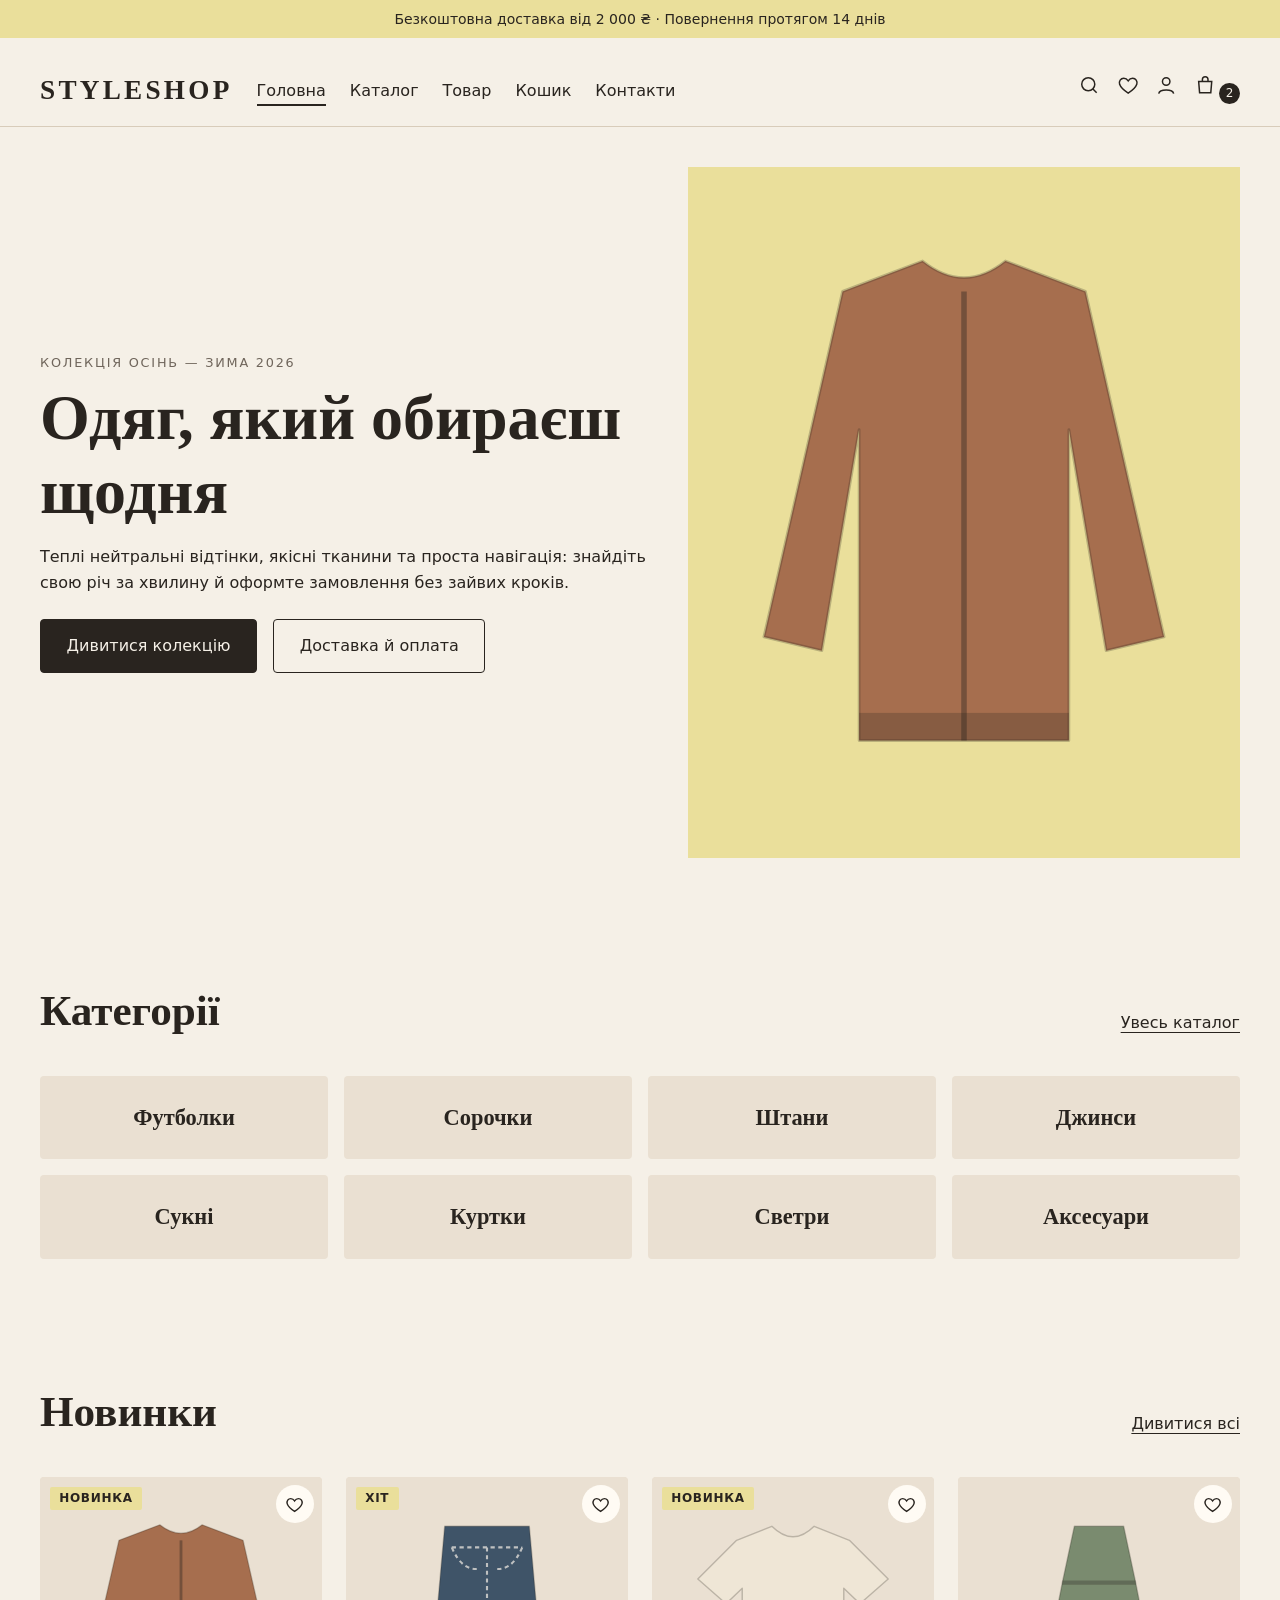
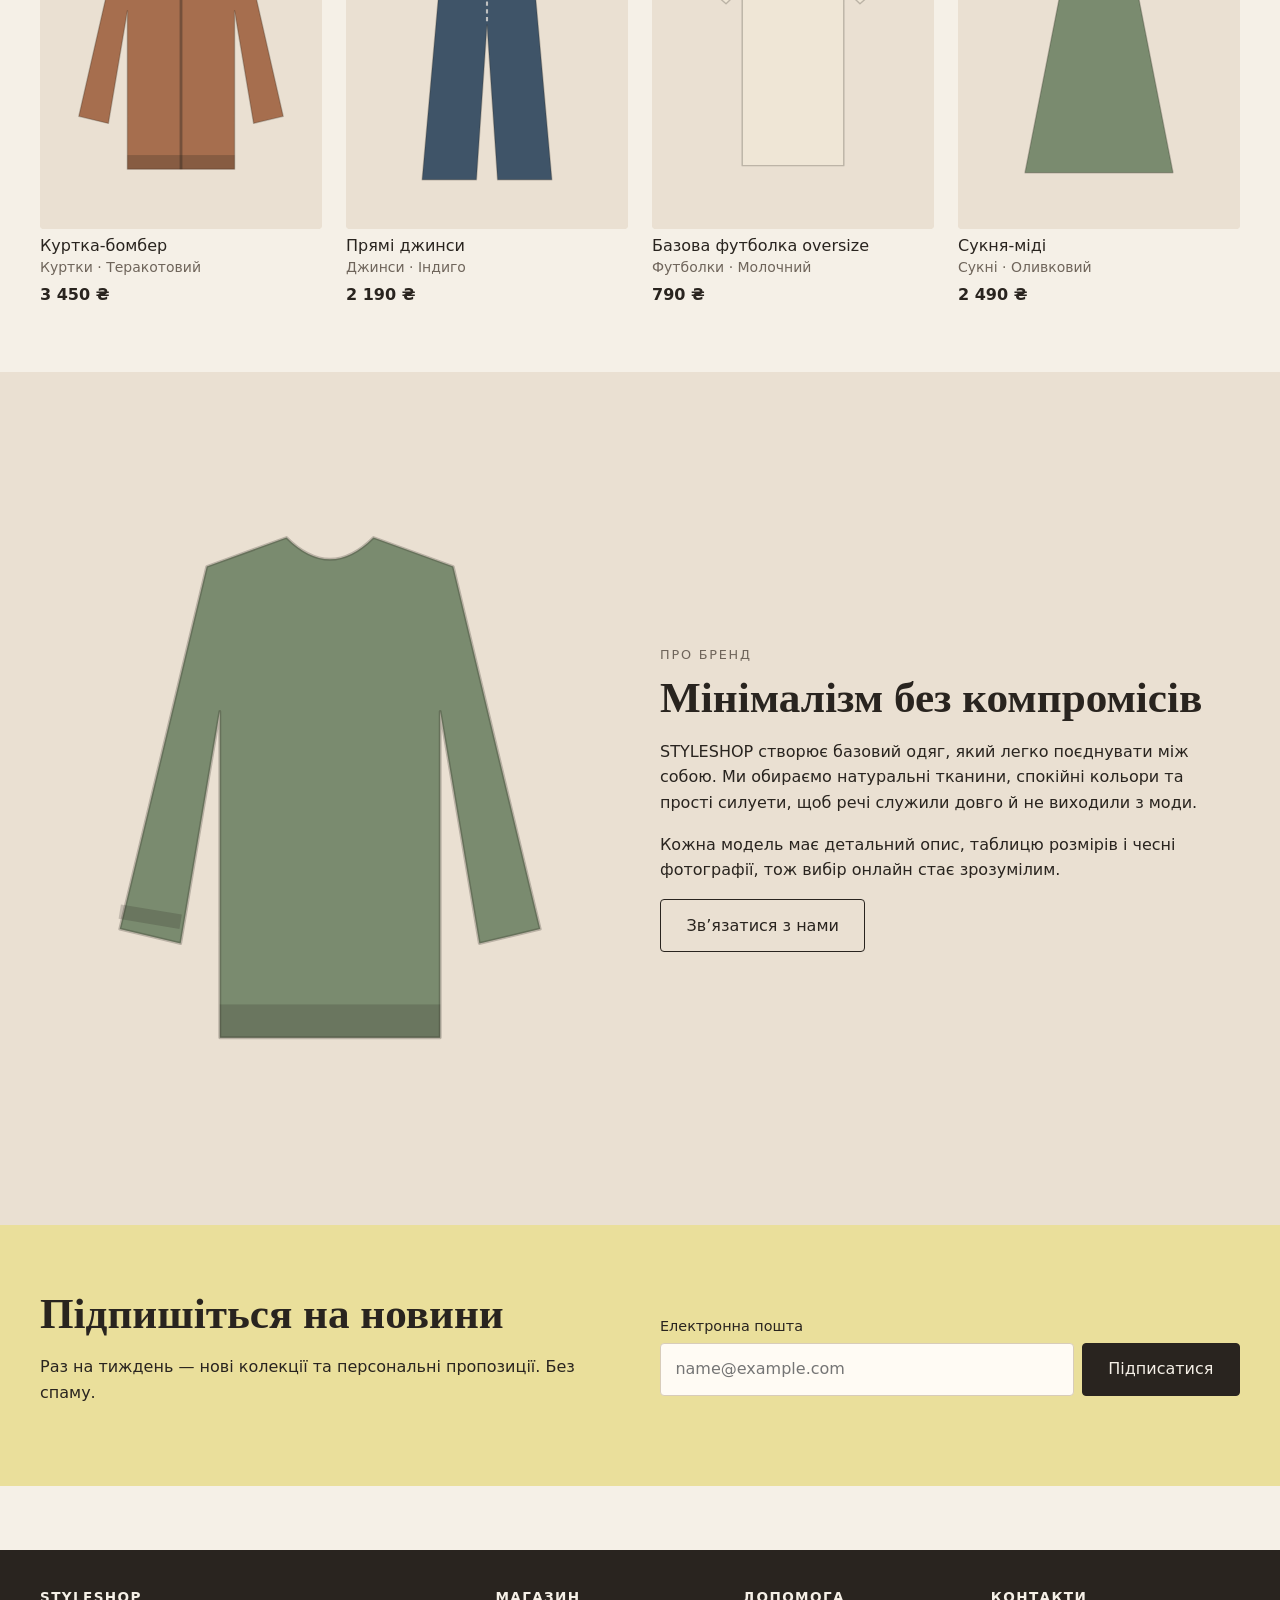
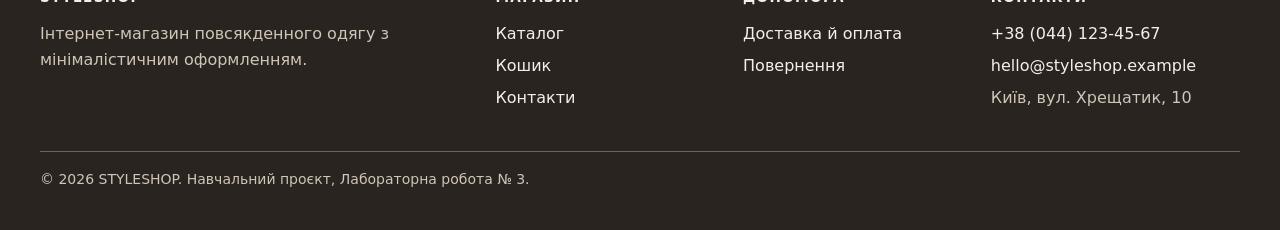
<file: index.html>
<!DOCTYPE html>
<html lang="uk">
<head>
  <meta charset="utf-8">
  <meta name="viewport" content="width=device-width, initial-scale=1">
  <title>Головна — STYLESHOP</title>
  <meta name="description" content="STYLESHOP — інтернет-магазин повсякденного одягу: каталог, новинки, доставка по Україні.">
  <link rel="stylesheet" href="css/base.css">
  <link rel="stylesheet" href="css/layout.css">
  <link rel="stylesheet" href="css/components.css">
  <link rel="stylesheet" href="css/responsive.css">
</head>
<body>
<a class="skip-link" href="#main">Перейти до основного змісту</a>
<p class="info-bar">Безкоштовна доставка від 2 000 ₴ · Повернення протягом 14 днів</p>
<header class="site-header">
  <div class="container header-inner">
    <a class="logo" href="index.html">STYLESHOP</a>
    <input class="nav-toggle-input" type="checkbox" id="nav-toggle" aria-label="Показати меню">
    <label class="nav-toggle" for="nav-toggle"><span></span><span class="visually-hidden">Меню</span></label>
    <nav class="main-nav" aria-label="Основна навігація"><ul><li><a href="index.html" aria-current="page">Головна</a></li><li><a href="catalog.html">Каталог</a></li><li><a href="product.html">Товар</a></li><li><a href="cart.html">Кошик</a></li><li><a href="contacts.html">Контакти</a></li></ul></nav>
    <div class="header-actions">
      <a href="catalog.html#search" aria-label="Пошук"><svg viewBox="0 0 24 24" aria-hidden="true"><circle cx="11" cy="11" r="7"/><path d="M20 20l-4-4"/></svg></a>
      <a href="catalog.html" aria-label="Обране"><svg viewBox="0 0 24 24" aria-hidden="true"><path d="M12 20.5s-7.5-4.6-9.2-9.4C1.7 7.700 4 4.500 7.200 4.500c2 0 3.700 1.100 4.800 2.800C13.100 5.600 14.800 4.500 16.800 4.500 20 4.500 22.300 7.700 21.200 11.100 19.500 15.900 12 20.500 12 20.500z"/></svg></a>
      <a href="contacts.html" aria-label="Особистий кабінет"><svg viewBox="0 0 24 24" aria-hidden="true"><circle cx="12" cy="8" r="4"/><path d="M4 21c1-5 15-5 16 0"/></svg></a>
      <a href="cart.html" aria-label="Кошик, 2 товари"><svg viewBox="0 0 24 24" aria-hidden="true"><path d="M5 8h14l-1 12H6z"/><path d="M9 8V6a3 3 0 016 0v2"/></svg><span class="cart-count">2</span></a>
    </div>
  </div>
</header>
<main id="main">

<section class="container hero" aria-labelledby="hero-title">
  <div>
    <p class="eyebrow">Колекція осінь — зима 2026</p>
    <h1 id="hero-title">Одяг, який обираєш щодня</h1>
    <p>Теплі нейтральні відтінки, якісні тканини та проста навігація: знайдіть свою річ за хвилину й оформте замовлення без зайвих кроків.</p>
    <div class="hero-actions">
      <a class="btn" href="catalog.html">Дивитися колекцію</a>
      <a class="btn btn--outline" href="contacts.html#delivery">Доставка й оплата</a>
    </div>
  </div>
  <figure style="margin:0"><img src="img/hero.svg" alt="Куртка-бомбер теракотового кольору з нової колекції" width="400" height="500"></figure>
</section>

<section class="section container" aria-labelledby="cat-title">
  <div class="section-head"><h2 id="cat-title">Категорії</h2><a class="link-arrow" href="catalog.html">Увесь каталог</a></div>
  <ul class="category-grid"><li><a class="category-card" href="catalog.html">Футболки</a></li><li><a class="category-card" href="catalog.html">Сорочки</a></li><li><a class="category-card" href="catalog.html">Штани</a></li><li><a class="category-card" href="catalog.html">Джинси</a></li><li><a class="category-card" href="catalog.html">Сукні</a></li><li><a class="category-card" href="catalog.html">Куртки</a></li><li><a class="category-card" href="catalog.html">Светри</a></li><li><a class="category-card" href="catalog.html">Аксесуари</a></li></ul>
</section>

<section class="section container" aria-labelledby="new-title">
  <div class="section-head"><h2 id="new-title">Новинки</h2><a class="link-arrow" href="catalog.html">Дивитися всі</a></div>
  <ul class="product-grid"><li><article class="product-card">
  <span class="badge">Новинка</span>
  <button class="fav" type="button" aria-pressed="false" aria-label="Додати до обраного: Куртка-бомбер"><svg viewBox="0 0 24 24" aria-hidden="true"><path d="M12 20.5s-7.5-4.6-9.2-9.4C1.7 7.700 4 4.500 7.200 4.500c2 0 3.700 1.100 4.800 2.800C13.100 5.600 14.800 4.500 16.800 4.500 20 4.500 22.300 7.700 21.200 11.100 19.500 15.900 12 20.500 12 20.500z"/></svg></button>
  <figure><img src="img/jacket.svg" alt="Куртка-бомбер, колір теракотовий" width="400" height="500" loading="lazy"></figure>
  <h3><a href="product.html">Куртка-бомбер</a></h3>
  <p class="meta">Куртки · Теракотовий</p>
  <p class="price">3 450 ₴</p>
</article></li><li><article class="product-card">
  <span class="badge">Хіт</span>
  <button class="fav" type="button" aria-pressed="false" aria-label="Додати до обраного: Прямі джинси"><svg viewBox="0 0 24 24" aria-hidden="true"><path d="M12 20.5s-7.5-4.6-9.2-9.4C1.7 7.700 4 4.500 7.200 4.500c2 0 3.700 1.100 4.800 2.800C13.100 5.600 14.800 4.500 16.800 4.500 20 4.500 22.300 7.700 21.200 11.100 19.500 15.900 12 20.500 12 20.500z"/></svg></button>
  <figure><img src="img/jeans.svg" alt="Прямі джинси, колір індиго" width="400" height="500" loading="lazy"></figure>
  <h3><a href="product.html">Прямі джинси</a></h3>
  <p class="meta">Джинси · Індиго</p>
  <p class="price">2 190 ₴</p>
</article></li><li><article class="product-card">
  <span class="badge">Новинка</span>
  <button class="fav" type="button" aria-pressed="false" aria-label="Додати до обраного: Базова футболка oversize"><svg viewBox="0 0 24 24" aria-hidden="true"><path d="M12 20.5s-7.5-4.6-9.2-9.4C1.7 7.700 4 4.500 7.200 4.500c2 0 3.700 1.100 4.800 2.800C13.100 5.600 14.800 4.500 16.800 4.500 20 4.500 22.300 7.700 21.200 11.100 19.500 15.900 12 20.500 12 20.500z"/></svg></button>
  <figure><img src="img/tshirt.svg" alt="Базова футболка oversize, колір молочний" width="400" height="500" loading="lazy"></figure>
  <h3><a href="product.html">Базова футболка oversize</a></h3>
  <p class="meta">Футболки · Молочний</p>
  <p class="price">790 ₴</p>
</article></li><li><article class="product-card">
  
  <button class="fav" type="button" aria-pressed="false" aria-label="Додати до обраного: Сукня-міді"><svg viewBox="0 0 24 24" aria-hidden="true"><path d="M12 20.5s-7.5-4.6-9.2-9.4C1.7 7.700 4 4.500 7.200 4.500c2 0 3.700 1.100 4.800 2.800C13.100 5.600 14.800 4.500 16.800 4.500 20 4.500 22.300 7.700 21.200 11.100 19.500 15.900 12 20.500 12 20.500z"/></svg></button>
  <figure><img src="img/dress.svg" alt="Сукня-міді, колір оливковий" width="400" height="500" loading="lazy"></figure>
  <h3><a href="product.html">Сукня-міді</a></h3>
  <p class="meta">Сукні · Оливковий</p>
  <p class="price">2 490 ₴</p>
</article></li></ul>
</section>

<section class="section section--surface" aria-labelledby="story-title">
  <div class="container two-col">
    <figure style="margin:0"><img src="img/story.svg" alt="В’язаний светр оливкового кольору" width="400" height="500"></figure>
    <div>
      <p class="eyebrow">Про бренд</p>
      <h2 id="story-title">Мінімалізм без компромісів</h2>
      <p>STYLESHOP створює базовий одяг, який легко поєднувати між собою. Ми обираємо натуральні тканини, спокійні кольори та прості силуети, щоб речі служили довго й не виходили з моди.</p>
      <p>Кожна модель має детальний опис, таблицю розмірів і чесні фотографії, тож вибір онлайн стає зрозумілим.</p>
      <a class="btn btn--outline" href="contacts.html">Зв’язатися з нами</a>
    </div>
  </div>
</section>

<section class="section section--accent" aria-labelledby="sub-title">
  <div class="container subscribe">
    <div><h2 id="sub-title">Підпишіться на новини</h2><p>Раз на тиждень — нові колекції та персональні пропозиції. Без спаму.</p></div>
    <form action="#" method="post">
      <label for="sub-email">Електронна пошта</label>
      <div class="inline-form">
        <input type="email" id="sub-email" name="email" placeholder="name@example.com" autocomplete="email" required>
        <button class="btn" type="submit">Підписатися</button>
      </div>
    </form>
  </div>
</section>
</main>
<footer class="site-footer">
  <div class="container">
    <div class="footer-grid">
      <section aria-labelledby="f1"><h3 id="f1">STYLESHOP</h3><p class="muted">Інтернет-магазин повсякденного одягу з мінімалістичним оформленням.</p></section>
      <nav aria-label="Навігація підвалу"><h3>Магазин</h3><ul><li><a href="catalog.html">Каталог</a></li><li><a href="cart.html">Кошик</a></li><li><a href="contacts.html">Контакти</a></li></ul></nav>
      <section aria-labelledby="f3"><h3 id="f3">Допомога</h3><ul><li><a href="contacts.html#delivery">Доставка й оплата</a></li><li><a href="contacts.html#delivery">Повернення</a></li></ul></section>
      <address><h3>Контакти</h3><ul><li><a href="tel:+380441234567">+38 (044) 123-45-67</a></li><li><a href="mailto:hello@styleshop.example">hello@styleshop.example</a></li><li class="muted">Київ, вул. Хрещатик, 10</li></ul></address>
    </div>
    <p class="footer-bottom muted">© 2026 STYLESHOP. Навчальний проєкт, Лабораторна робота № 3.</p>
  </div>
</footer>
</body>
</html>
</file>
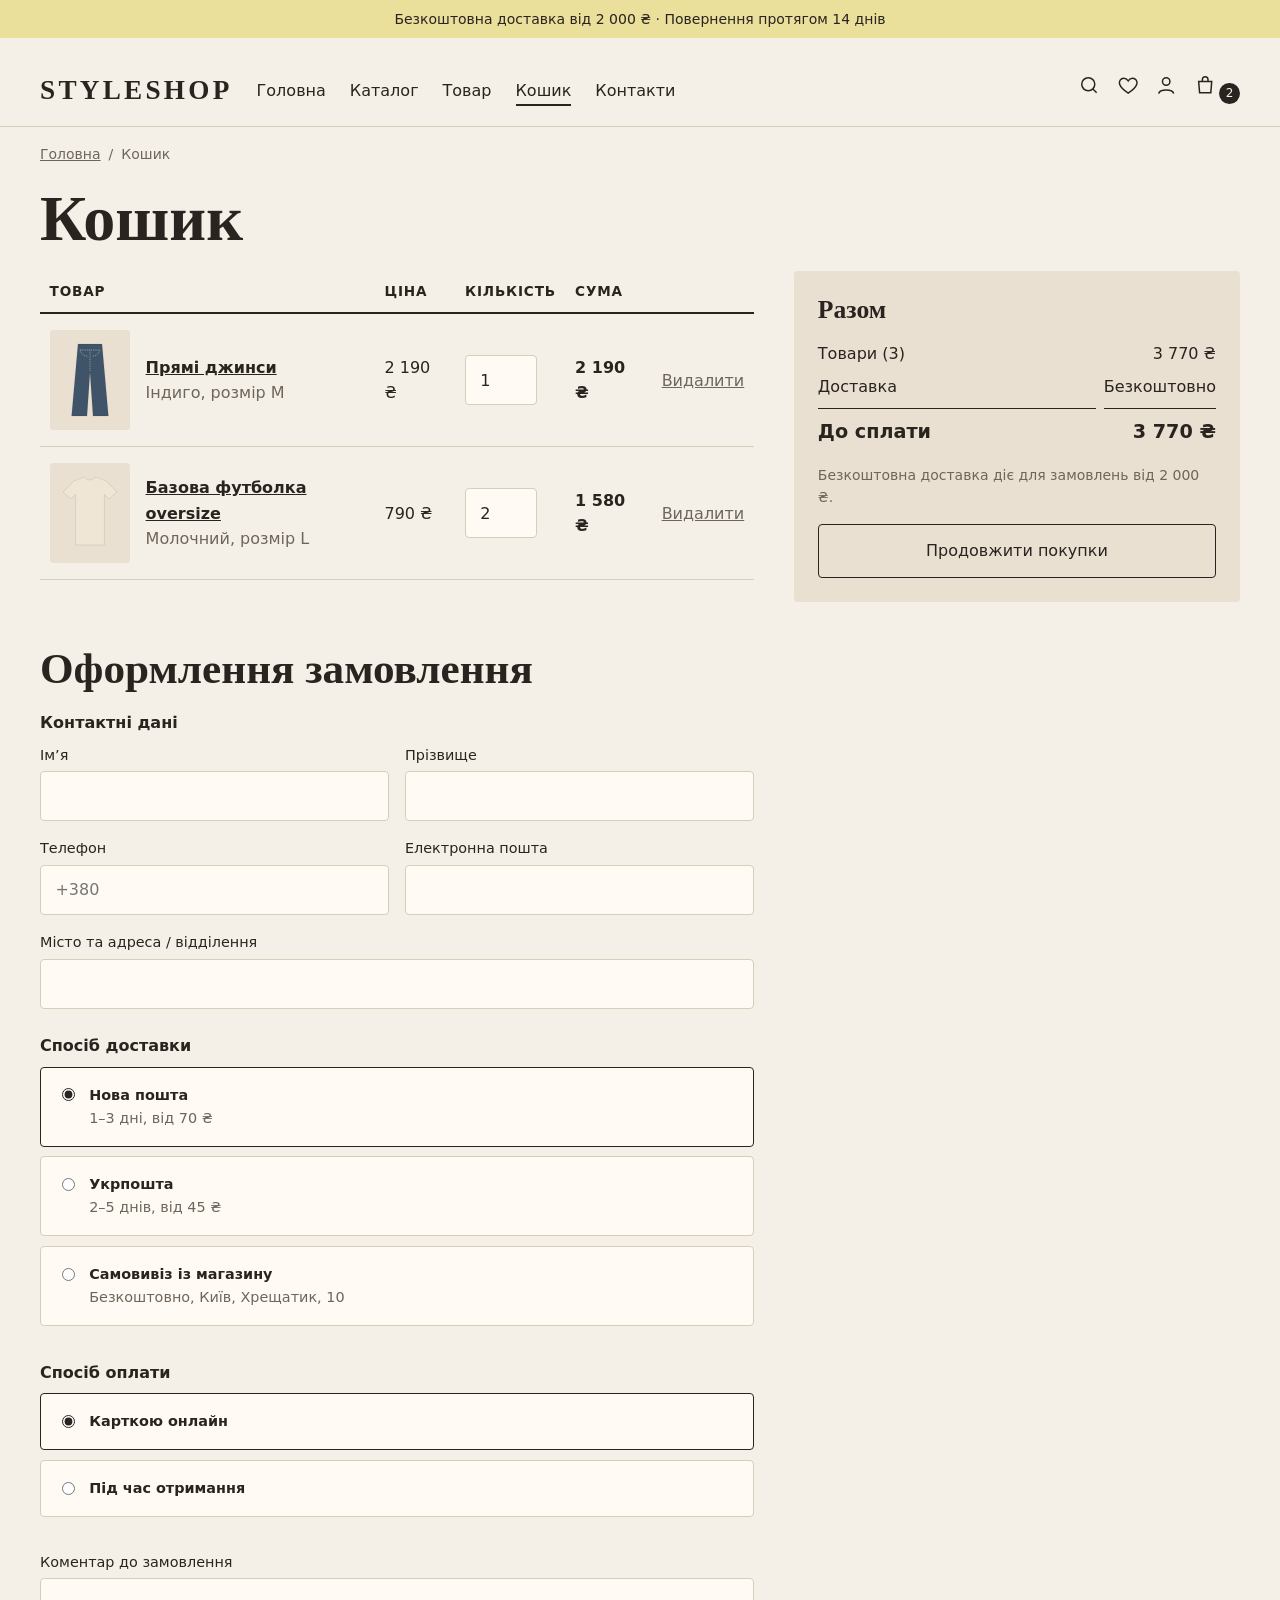
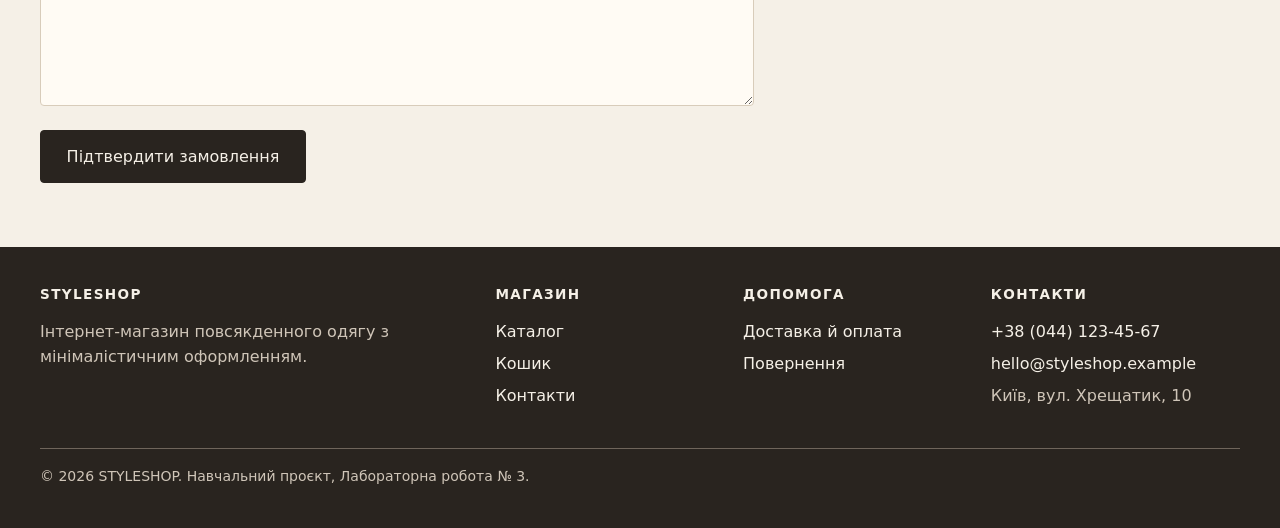
<file: cart.html>
<!DOCTYPE html>
<html lang="uk">
<head>
  <meta charset="utf-8">
  <meta name="viewport" content="width=device-width, initial-scale=1">
  <title>Кошик і оформлення замовлення — STYLESHOP</title>
  <meta name="description" content="Кошик STYLESHOP: перегляд товарів, зміна кількості та оформлення замовлення з доставкою й оплатою.">
  <link rel="stylesheet" href="css/base.css">
  <link rel="stylesheet" href="css/layout.css">
  <link rel="stylesheet" href="css/components.css">
  <link rel="stylesheet" href="css/responsive.css">
</head>
<body>
<a class="skip-link" href="#main">Перейти до основного змісту</a>
<p class="info-bar">Безкоштовна доставка від 2 000 ₴ · Повернення протягом 14 днів</p>
<header class="site-header">
  <div class="container header-inner">
    <a class="logo" href="index.html">STYLESHOP</a>
    <input class="nav-toggle-input" type="checkbox" id="nav-toggle" aria-label="Показати меню">
    <label class="nav-toggle" for="nav-toggle"><span></span><span class="visually-hidden">Меню</span></label>
    <nav class="main-nav" aria-label="Основна навігація"><ul><li><a href="index.html">Головна</a></li><li><a href="catalog.html">Каталог</a></li><li><a href="product.html">Товар</a></li><li><a href="cart.html" aria-current="page">Кошик</a></li><li><a href="contacts.html">Контакти</a></li></ul></nav>
    <div class="header-actions">
      <a href="catalog.html#search" aria-label="Пошук"><svg viewBox="0 0 24 24" aria-hidden="true"><circle cx="11" cy="11" r="7"/><path d="M20 20l-4-4"/></svg></a>
      <a href="catalog.html" aria-label="Обране"><svg viewBox="0 0 24 24" aria-hidden="true"><path d="M12 20.5s-7.5-4.6-9.2-9.4C1.7 7.700 4 4.500 7.200 4.500c2 0 3.700 1.100 4.800 2.800C13.100 5.600 14.800 4.500 16.800 4.500 20 4.500 22.300 7.700 21.200 11.100 19.500 15.900 12 20.500 12 20.500z"/></svg></a>
      <a href="contacts.html" aria-label="Особистий кабінет"><svg viewBox="0 0 24 24" aria-hidden="true"><circle cx="12" cy="8" r="4"/><path d="M4 21c1-5 15-5 16 0"/></svg></a>
      <a href="cart.html" aria-label="Кошик, 2 товари"><svg viewBox="0 0 24 24" aria-hidden="true"><path d="M5 8h14l-1 12H6z"/><path d="M9 8V6a3 3 0 016 0v2"/></svg><span class="cart-count">2</span></a>
    </div>
  </div>
</header>
<main id="main">
<nav class="container breadcrumbs" aria-label="Хлібні крихти"><ol><li><a href="index.html">Головна</a></li><li>Кошик</li></ol></nav>

<div class="container">
  <h1>Кошик</h1>
  <div class="cart-layout">
    <div>
      <section aria-labelledby="items-title">
        <h2 id="items-title" class="visually-hidden">Товари в кошику</h2>
        <table class="cart-table">
          <caption class="visually-hidden">Список товарів у кошику</caption>
          <thead><tr><th scope="col">Товар</th><th scope="col">Ціна</th><th scope="col">Кількість</th><th scope="col">Сума</th><th scope="col"><span class="visually-hidden">Дії</span></th></tr></thead>
          <tbody><tr>
  <td><div class="cart-item"><img src="img/jeans.svg" alt="" width="80" height="100"><div><a href="product.html"><strong>Прямі джинси</strong></a><br><span class="muted">Індиго, розмір M</span></div></div></td>
  <td data-label="Ціна">2 190 ₴</td>
  <td data-label="Кількість"><label class="visually-hidden" for="qty-jeans">Кількість: Прямі джинси</label><input type="number" id="qty-jeans" name="qty-jeans" value="1" min="1" max="10"></td>
  <td data-label="Сума"><strong>2 190 ₴</strong></td>
  <td><button class="link-btn" type="button">Видалити<span class="visually-hidden">: Прямі джинси</span></button></td>
</tr><tr>
  <td><div class="cart-item"><img src="img/tshirt.svg" alt="" width="80" height="100"><div><a href="product.html"><strong>Базова футболка oversize</strong></a><br><span class="muted">Молочний, розмір L</span></div></div></td>
  <td data-label="Ціна">790 ₴</td>
  <td data-label="Кількість"><label class="visually-hidden" for="qty-tshirt">Кількість: Базова футболка oversize</label><input type="number" id="qty-tshirt" name="qty-tshirt" value="2" min="1" max="10"></td>
  <td data-label="Сума"><strong>1 580 ₴</strong></td>
  <td><button class="link-btn" type="button">Видалити<span class="visually-hidden">: Базова футболка oversize</span></button></td>
</tr></tbody>
        </table>
      </section>
      <section class="section" style="padding-bottom:0" aria-labelledby="order-title">
        <h2 id="order-title">Оформлення замовлення</h2>
        <form action="#" method="post">
          <fieldset><legend>Контактні дані</legend>
            <div class="form-grid">
              <div><label for="fn">Ім’я</label><input type="text" id="fn" name="first_name" autocomplete="given-name" required></div>
              <div><label for="ln">Прізвище</label><input type="text" id="ln" name="last_name" autocomplete="family-name" required></div>
              <div><label for="ph">Телефон</label><input type="tel" id="ph" name="phone" placeholder="+380" autocomplete="tel" required></div>
              <div><label for="em">Електронна пошта</label><input type="email" id="em" name="email" autocomplete="email" required></div>
              <div class="full"><label for="adr">Місто та адреса / відділення</label><input type="text" id="adr" name="address" autocomplete="street-address" required></div>
            </div>
          </fieldset>
          <fieldset><legend>Спосіб доставки</legend>
            <label class="option-card"><input type="radio" name="delivery" value="np" checked><span><strong>Нова пошта</strong><br><span class="muted">1–3 дні, від 70 ₴</span></span></label>
            <label class="option-card"><input type="radio" name="delivery" value="up"><span><strong>Укрпошта</strong><br><span class="muted">2–5 днів, від 45 ₴</span></span></label>
            <label class="option-card"><input type="radio" name="delivery" value="pickup"><span><strong>Самовивіз із магазину</strong><br><span class="muted">Безкоштовно, Київ, Хрещатик, 10</span></span></label>
          </fieldset>
          <fieldset><legend>Спосіб оплати</legend>
            <label class="option-card"><input type="radio" name="payment" value="card" checked><span><strong>Карткою онлайн</strong></span></label>
            <label class="option-card"><input type="radio" name="payment" value="cod"><span><strong>Під час отримання</strong></span></label>
          </fieldset>
          <label for="note">Коментар до замовлення</label>
          <textarea id="note" name="note"></textarea>
          <button class="btn" style="margin-top:var(--space-2)" type="submit">Підтвердити замовлення</button>
        </form>
      </section>
    </div>
    <aside class="summary" aria-labelledby="sum-title">
      <h2 id="sum-title" style="font-size:1.6rem">Разом</h2>
      <dl>
        <dt>Товари (3)</dt><dd>3 770 ₴</dd>
        <dt>Доставка</dt><dd>Безкоштовно</dd>
        <dt class="total">До сплати</dt><dd class="total">3 770 ₴</dd>
      </dl>
      <p class="muted" style="font-size:.875rem">Безкоштовна доставка діє для замовлень від 2 000 ₴.</p>
      <a class="btn btn--outline btn--block" href="catalog.html">Продовжити покупки</a>
    </aside>
  </div>
</div>
</main>
<footer class="site-footer">
  <div class="container">
    <div class="footer-grid">
      <section aria-labelledby="f1"><h3 id="f1">STYLESHOP</h3><p class="muted">Інтернет-магазин повсякденного одягу з мінімалістичним оформленням.</p></section>
      <nav aria-label="Навігація підвалу"><h3>Магазин</h3><ul><li><a href="catalog.html">Каталог</a></li><li><a href="cart.html">Кошик</a></li><li><a href="contacts.html">Контакти</a></li></ul></nav>
      <section aria-labelledby="f3"><h3 id="f3">Допомога</h3><ul><li><a href="contacts.html#delivery">Доставка й оплата</a></li><li><a href="contacts.html#delivery">Повернення</a></li></ul></section>
      <address><h3>Контакти</h3><ul><li><a href="tel:+380441234567">+38 (044) 123-45-67</a></li><li><a href="mailto:hello@styleshop.example">hello@styleshop.example</a></li><li class="muted">Київ, вул. Хрещатик, 10</li></ul></address>
    </div>
    <p class="footer-bottom muted">© 2026 STYLESHOP. Навчальний проєкт, Лабораторна робота № 3.</p>
  </div>
</footer>
</body>
</html>
</file>
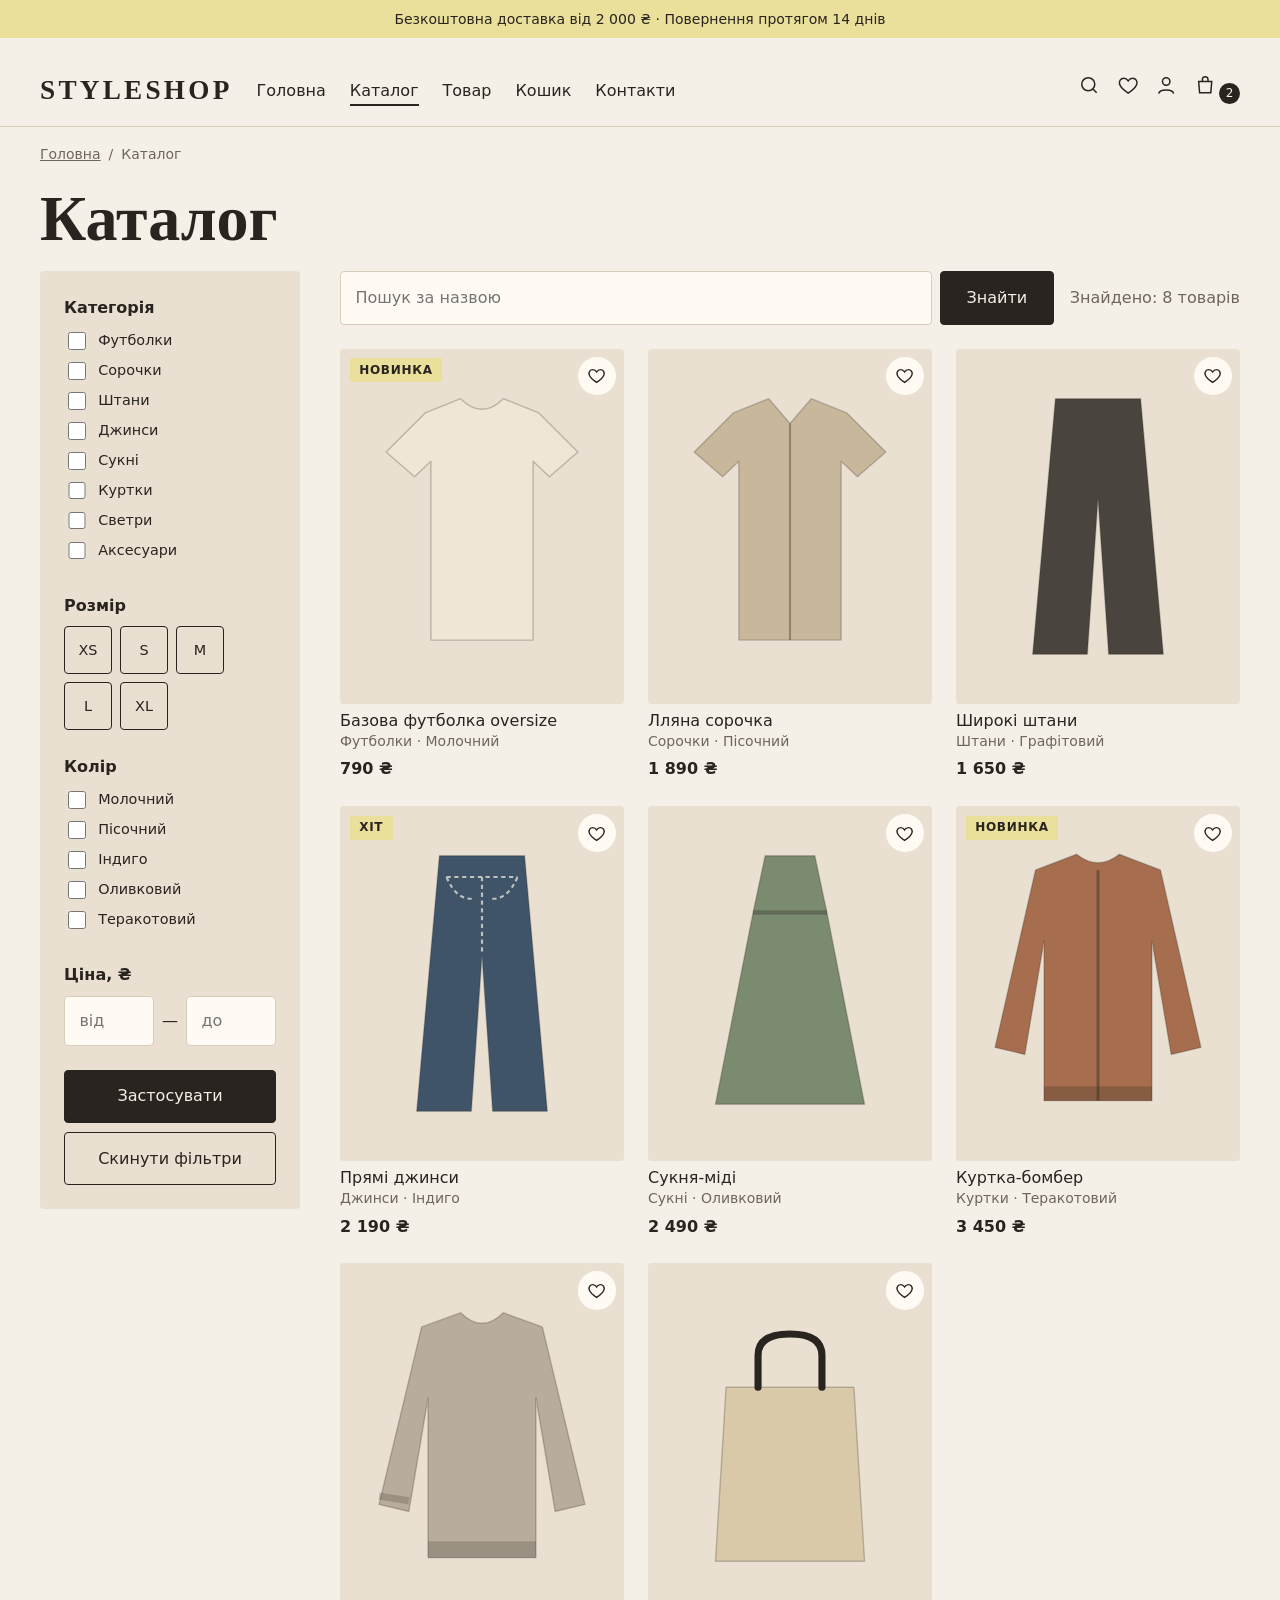
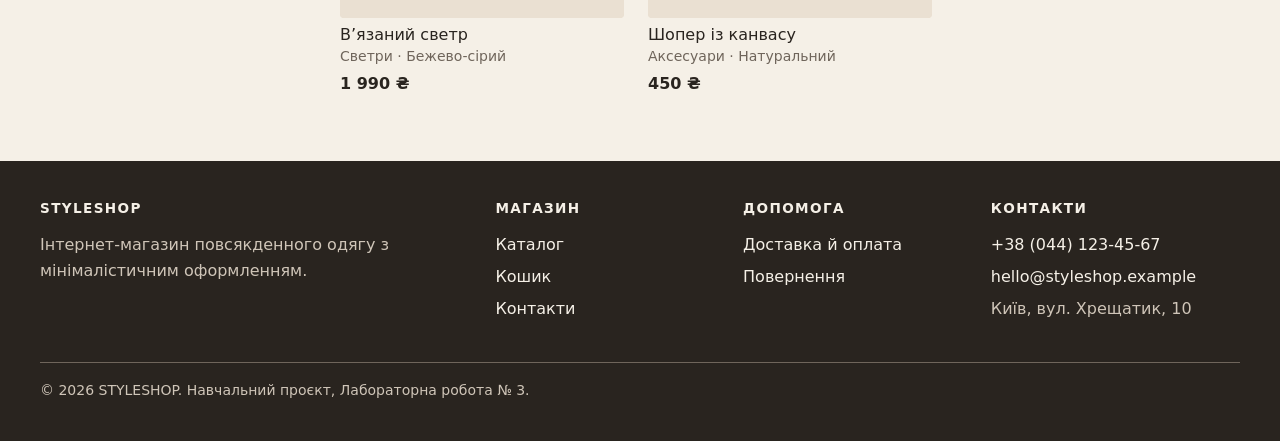
<file: catalog.html>
<!DOCTYPE html>
<html lang="uk">
<head>
  <meta charset="utf-8">
  <meta name="viewport" content="width=device-width, initial-scale=1">
  <title>Каталог — STYLESHOP</title>
  <meta name="description" content="Каталог одягу STYLESHOP: фільтри за категорією, розміром, кольором і ціною, пошук за назвою.">
  <link rel="stylesheet" href="css/base.css">
  <link rel="stylesheet" href="css/layout.css">
  <link rel="stylesheet" href="css/components.css">
  <link rel="stylesheet" href="css/responsive.css">
</head>
<body>
<a class="skip-link" href="#main">Перейти до основного змісту</a>
<p class="info-bar">Безкоштовна доставка від 2 000 ₴ · Повернення протягом 14 днів</p>
<header class="site-header">
  <div class="container header-inner">
    <a class="logo" href="index.html">STYLESHOP</a>
    <input class="nav-toggle-input" type="checkbox" id="nav-toggle" aria-label="Показати меню">
    <label class="nav-toggle" for="nav-toggle"><span></span><span class="visually-hidden">Меню</span></label>
    <nav class="main-nav" aria-label="Основна навігація"><ul><li><a href="index.html">Головна</a></li><li><a href="catalog.html" aria-current="page">Каталог</a></li><li><a href="product.html">Товар</a></li><li><a href="cart.html">Кошик</a></li><li><a href="contacts.html">Контакти</a></li></ul></nav>
    <div class="header-actions">
      <a href="catalog.html#search" aria-label="Пошук"><svg viewBox="0 0 24 24" aria-hidden="true"><circle cx="11" cy="11" r="7"/><path d="M20 20l-4-4"/></svg></a>
      <a href="catalog.html" aria-label="Обране"><svg viewBox="0 0 24 24" aria-hidden="true"><path d="M12 20.5s-7.5-4.6-9.2-9.4C1.7 7.700 4 4.500 7.200 4.500c2 0 3.700 1.100 4.800 2.800C13.100 5.600 14.800 4.500 16.800 4.500 20 4.500 22.300 7.700 21.200 11.100 19.500 15.900 12 20.500 12 20.500z"/></svg></a>
      <a href="contacts.html" aria-label="Особистий кабінет"><svg viewBox="0 0 24 24" aria-hidden="true"><circle cx="12" cy="8" r="4"/><path d="M4 21c1-5 15-5 16 0"/></svg></a>
      <a href="cart.html" aria-label="Кошик, 2 товари"><svg viewBox="0 0 24 24" aria-hidden="true"><path d="M5 8h14l-1 12H6z"/><path d="M9 8V6a3 3 0 016 0v2"/></svg><span class="cart-count">2</span></a>
    </div>
  </div>
</header>
<main id="main">
<nav class="container breadcrumbs" aria-label="Хлібні крихти"><ol><li><a href="index.html">Головна</a></li><li>Каталог</li></ol></nav>

<div class="container">
  <h1>Каталог</h1>
  <div class="catalog-layout">
    <aside aria-label="Фільтри товарів">
      <form class="filters" action="#" method="get">
        <fieldset><legend>Категорія</legend>
          <label class="check"><input type="checkbox" name="category" value="Футболки"> Футболки</label><label class="check"><input type="checkbox" name="category" value="Сорочки"> Сорочки</label><label class="check"><input type="checkbox" name="category" value="Штани"> Штани</label><label class="check"><input type="checkbox" name="category" value="Джинси"> Джинси</label><label class="check"><input type="checkbox" name="category" value="Сукні"> Сукні</label><label class="check"><input type="checkbox" name="category" value="Куртки"> Куртки</label><label class="check"><input type="checkbox" name="category" value="Светри"> Светри</label><label class="check"><input type="checkbox" name="category" value="Аксесуари"> Аксесуари</label>
        </fieldset>
        <fieldset><legend>Розмір</legend>
          <div class="pill-list"><span><input class="visually-hidden" type="checkbox" id="fs-XS" name="size" value="XS"><label class="pill" for="fs-XS">XS</label></span><span><input class="visually-hidden" type="checkbox" id="fs-S" name="size" value="S"><label class="pill" for="fs-S">S</label></span><span><input class="visually-hidden" type="checkbox" id="fs-M" name="size" value="M"><label class="pill" for="fs-M">M</label></span><span><input class="visually-hidden" type="checkbox" id="fs-L" name="size" value="L"><label class="pill" for="fs-L">L</label></span><span><input class="visually-hidden" type="checkbox" id="fs-XL" name="size" value="XL"><label class="pill" for="fs-XL">XL</label></span></div>
        </fieldset>
        <fieldset><legend>Колір</legend>
          <label class="check"><input type="checkbox" name="color" value="Молочний"> Молочний</label><label class="check"><input type="checkbox" name="color" value="Пісочний"> Пісочний</label><label class="check"><input type="checkbox" name="color" value="Індиго"> Індиго</label><label class="check"><input type="checkbox" name="color" value="Оливковий"> Оливковий</label><label class="check"><input type="checkbox" name="color" value="Теракотовий"> Теракотовий</label>
        </fieldset>
        <fieldset><legend>Ціна, ₴</legend>
          <div class="price-range"><label class="visually-hidden" for="pmin">Від</label><input type="number" id="pmin" name="min" min="0" placeholder="від"><span aria-hidden="true">—</span><label class="visually-hidden" for="pmax">До</label><input type="number" id="pmax" name="max" min="0" placeholder="до"></div>
        </fieldset>
        <button class="btn btn--block" type="submit">Застосувати</button>
        <button class="btn btn--outline btn--block" style="margin-top:.6rem" type="reset">Скинути фільтри</button>
      </form>
    </aside>
    <section aria-labelledby="res-title">
      <h2 id="res-title" class="visually-hidden">Список товарів</h2>
      <div class="catalog-toolbar">
        <form role="search" class="inline-form" action="#" method="get" id="search" style="flex:1 1 18rem">
          <label class="visually-hidden" for="q">Пошук товарів за назвою</label>
          <input type="search" id="q" name="q" placeholder="Пошук за назвою">
          <button class="btn" type="submit">Знайти</button>
        </form>
        <p class="muted" style="margin:0">Знайдено: 8 товарів</p>
      </div>
      <ul class="product-grid"><li><article class="product-card">
  <span class="badge">Новинка</span>
  <button class="fav" type="button" aria-pressed="false" aria-label="Додати до обраного: Базова футболка oversize"><svg viewBox="0 0 24 24" aria-hidden="true"><path d="M12 20.5s-7.5-4.6-9.2-9.4C1.7 7.700 4 4.500 7.200 4.500c2 0 3.700 1.100 4.800 2.800C13.100 5.600 14.800 4.500 16.800 4.500 20 4.500 22.300 7.700 21.200 11.100 19.500 15.900 12 20.500 12 20.500z"/></svg></button>
  <figure><img src="img/tshirt.svg" alt="Базова футболка oversize, колір молочний" width="400" height="500" loading="lazy"></figure>
  <h3><a href="product.html">Базова футболка oversize</a></h3>
  <p class="meta">Футболки · Молочний</p>
  <p class="price">790 ₴</p>
</article></li><li><article class="product-card">
  
  <button class="fav" type="button" aria-pressed="false" aria-label="Додати до обраного: Лляна сорочка"><svg viewBox="0 0 24 24" aria-hidden="true"><path d="M12 20.5s-7.5-4.6-9.2-9.4C1.7 7.700 4 4.500 7.200 4.500c2 0 3.700 1.100 4.800 2.800C13.100 5.600 14.800 4.500 16.800 4.500 20 4.500 22.300 7.700 21.200 11.100 19.500 15.900 12 20.500 12 20.500z"/></svg></button>
  <figure><img src="img/shirt.svg" alt="Лляна сорочка, колір пісочний" width="400" height="500" loading="lazy"></figure>
  <h3><a href="product.html">Лляна сорочка</a></h3>
  <p class="meta">Сорочки · Пісочний</p>
  <p class="price">1 890 ₴</p>
</article></li><li><article class="product-card">
  
  <button class="fav" type="button" aria-pressed="false" aria-label="Додати до обраного: Широкі штани"><svg viewBox="0 0 24 24" aria-hidden="true"><path d="M12 20.5s-7.5-4.6-9.2-9.4C1.7 7.700 4 4.500 7.200 4.500c2 0 3.700 1.100 4.800 2.800C13.100 5.600 14.800 4.500 16.800 4.500 20 4.500 22.300 7.700 21.200 11.100 19.500 15.900 12 20.500 12 20.500z"/></svg></button>
  <figure><img src="img/pants.svg" alt="Широкі штани, колір графітовий" width="400" height="500" loading="lazy"></figure>
  <h3><a href="product.html">Широкі штани</a></h3>
  <p class="meta">Штани · Графітовий</p>
  <p class="price">1 650 ₴</p>
</article></li><li><article class="product-card">
  <span class="badge">Хіт</span>
  <button class="fav" type="button" aria-pressed="false" aria-label="Додати до обраного: Прямі джинси"><svg viewBox="0 0 24 24" aria-hidden="true"><path d="M12 20.5s-7.5-4.6-9.2-9.4C1.7 7.700 4 4.500 7.200 4.500c2 0 3.700 1.100 4.800 2.800C13.100 5.600 14.800 4.500 16.800 4.500 20 4.500 22.300 7.700 21.200 11.100 19.500 15.900 12 20.500 12 20.500z"/></svg></button>
  <figure><img src="img/jeans.svg" alt="Прямі джинси, колір індиго" width="400" height="500" loading="lazy"></figure>
  <h3><a href="product.html">Прямі джинси</a></h3>
  <p class="meta">Джинси · Індиго</p>
  <p class="price">2 190 ₴</p>
</article></li><li><article class="product-card">
  
  <button class="fav" type="button" aria-pressed="false" aria-label="Додати до обраного: Сукня-міді"><svg viewBox="0 0 24 24" aria-hidden="true"><path d="M12 20.5s-7.5-4.6-9.2-9.4C1.7 7.700 4 4.500 7.200 4.500c2 0 3.700 1.100 4.800 2.800C13.100 5.600 14.800 4.500 16.800 4.500 20 4.500 22.300 7.700 21.200 11.100 19.500 15.900 12 20.500 12 20.500z"/></svg></button>
  <figure><img src="img/dress.svg" alt="Сукня-міді, колір оливковий" width="400" height="500" loading="lazy"></figure>
  <h3><a href="product.html">Сукня-міді</a></h3>
  <p class="meta">Сукні · Оливковий</p>
  <p class="price">2 490 ₴</p>
</article></li><li><article class="product-card">
  <span class="badge">Новинка</span>
  <button class="fav" type="button" aria-pressed="false" aria-label="Додати до обраного: Куртка-бомбер"><svg viewBox="0 0 24 24" aria-hidden="true"><path d="M12 20.5s-7.5-4.6-9.2-9.4C1.7 7.700 4 4.500 7.200 4.500c2 0 3.700 1.100 4.800 2.800C13.100 5.600 14.800 4.500 16.800 4.500 20 4.500 22.300 7.700 21.200 11.100 19.500 15.900 12 20.500 12 20.500z"/></svg></button>
  <figure><img src="img/jacket.svg" alt="Куртка-бомбер, колір теракотовий" width="400" height="500" loading="lazy"></figure>
  <h3><a href="product.html">Куртка-бомбер</a></h3>
  <p class="meta">Куртки · Теракотовий</p>
  <p class="price">3 450 ₴</p>
</article></li><li><article class="product-card">
  
  <button class="fav" type="button" aria-pressed="false" aria-label="Додати до обраного: В’язаний светр"><svg viewBox="0 0 24 24" aria-hidden="true"><path d="M12 20.5s-7.5-4.6-9.2-9.4C1.7 7.700 4 4.500 7.200 4.500c2 0 3.700 1.100 4.800 2.800C13.100 5.600 14.800 4.500 16.800 4.500 20 4.500 22.300 7.700 21.200 11.100 19.500 15.900 12 20.500 12 20.500z"/></svg></button>
  <figure><img src="img/sweater.svg" alt="В’язаний светр, колір бежево-сірий" width="400" height="500" loading="lazy"></figure>
  <h3><a href="product.html">В’язаний светр</a></h3>
  <p class="meta">Светри · Бежево-сірий</p>
  <p class="price">1 990 ₴</p>
</article></li><li><article class="product-card">
  
  <button class="fav" type="button" aria-pressed="false" aria-label="Додати до обраного: Шопер із канвасу"><svg viewBox="0 0 24 24" aria-hidden="true"><path d="M12 20.5s-7.5-4.6-9.2-9.4C1.7 7.700 4 4.500 7.200 4.500c2 0 3.700 1.100 4.800 2.800C13.100 5.600 14.800 4.500 16.800 4.500 20 4.500 22.300 7.700 21.200 11.100 19.500 15.900 12 20.500 12 20.500z"/></svg></button>
  <figure><img src="img/bag.svg" alt="Шопер із канвасу, колір натуральний" width="400" height="500" loading="lazy"></figure>
  <h3><a href="product.html">Шопер із канвасу</a></h3>
  <p class="meta">Аксесуари · Натуральний</p>
  <p class="price">450 ₴</p>
</article></li></ul>
    </section>
  </div>
</div>
</main>
<footer class="site-footer">
  <div class="container">
    <div class="footer-grid">
      <section aria-labelledby="f1"><h3 id="f1">STYLESHOP</h3><p class="muted">Інтернет-магазин повсякденного одягу з мінімалістичним оформленням.</p></section>
      <nav aria-label="Навігація підвалу"><h3>Магазин</h3><ul><li><a href="catalog.html">Каталог</a></li><li><a href="cart.html">Кошик</a></li><li><a href="contacts.html">Контакти</a></li></ul></nav>
      <section aria-labelledby="f3"><h3 id="f3">Допомога</h3><ul><li><a href="contacts.html#delivery">Доставка й оплата</a></li><li><a href="contacts.html#delivery">Повернення</a></li></ul></section>
      <address><h3>Контакти</h3><ul><li><a href="tel:+380441234567">+38 (044) 123-45-67</a></li><li><a href="mailto:hello@styleshop.example">hello@styleshop.example</a></li><li class="muted">Київ, вул. Хрещатик, 10</li></ul></address>
    </div>
    <p class="footer-bottom muted">© 2026 STYLESHOP. Навчальний проєкт, Лабораторна робота № 3.</p>
  </div>
</footer>
</body>
</html>
</file>
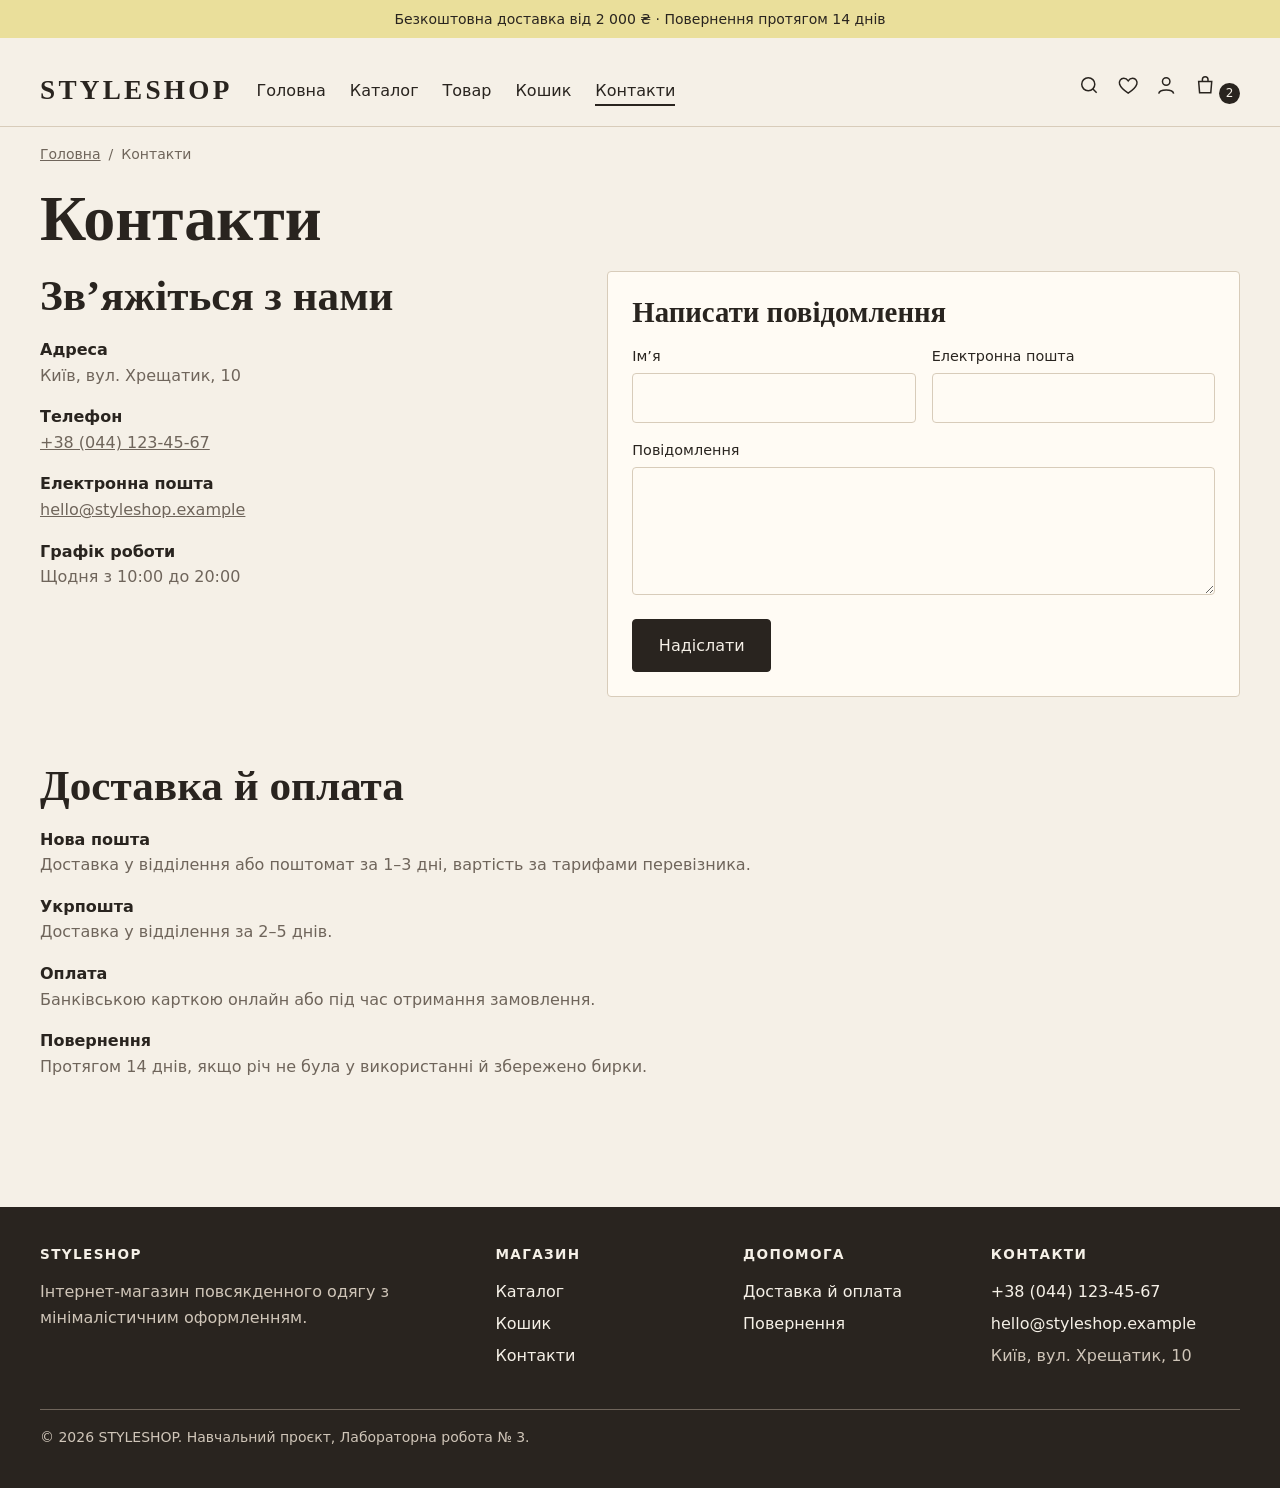
<file: contacts.html>
<!DOCTYPE html>
<html lang="uk">
<head>
  <meta charset="utf-8">
  <meta name="viewport" content="width=device-width, initial-scale=1">
  <title>Контакти — STYLESHOP</title>
  <meta name="description" content="Контакти STYLESHOP: адреса, телефон, електронна пошта, умови доставки й оплати.">
  <link rel="stylesheet" href="css/base.css">
  <link rel="stylesheet" href="css/layout.css">
  <link rel="stylesheet" href="css/components.css">
  <link rel="stylesheet" href="css/responsive.css">
</head>
<body>
<a class="skip-link" href="#main">Перейти до основного змісту</a>
<p class="info-bar">Безкоштовна доставка від 2 000 ₴ · Повернення протягом 14 днів</p>
<header class="site-header">
  <div class="container header-inner">
    <a class="logo" href="index.html">STYLESHOP</a>
    <input class="nav-toggle-input" type="checkbox" id="nav-toggle" aria-label="Показати меню">
    <label class="nav-toggle" for="nav-toggle"><span></span><span class="visually-hidden">Меню</span></label>
    <nav class="main-nav" aria-label="Основна навігація"><ul><li><a href="index.html">Головна</a></li><li><a href="catalog.html">Каталог</a></li><li><a href="product.html">Товар</a></li><li><a href="cart.html">Кошик</a></li><li><a href="contacts.html" aria-current="page">Контакти</a></li></ul></nav>
    <div class="header-actions">
      <a href="catalog.html#search" aria-label="Пошук"><svg viewBox="0 0 24 24" aria-hidden="true"><circle cx="11" cy="11" r="7"/><path d="M20 20l-4-4"/></svg></a>
      <a href="catalog.html" aria-label="Обране"><svg viewBox="0 0 24 24" aria-hidden="true"><path d="M12 20.5s-7.5-4.6-9.2-9.4C1.7 7.700 4 4.500 7.200 4.500c2 0 3.700 1.100 4.800 2.800C13.100 5.600 14.800 4.500 16.800 4.500 20 4.500 22.300 7.700 21.200 11.100 19.500 15.900 12 20.500 12 20.500z"/></svg></a>
      <a href="contacts.html" aria-label="Особистий кабінет"><svg viewBox="0 0 24 24" aria-hidden="true"><circle cx="12" cy="8" r="4"/><path d="M4 21c1-5 15-5 16 0"/></svg></a>
      <a href="cart.html" aria-label="Кошик, 2 товари"><svg viewBox="0 0 24 24" aria-hidden="true"><path d="M5 8h14l-1 12H6z"/><path d="M9 8V6a3 3 0 016 0v2"/></svg><span class="cart-count">2</span></a>
    </div>
  </div>
</header>
<main id="main">
<nav class="container breadcrumbs" aria-label="Хлібні крихти"><ol><li><a href="index.html">Головна</a></li><li>Контакти</li></ol></nav>

<div class="container">
  <h1>Контакти</h1>
  <div class="contacts-layout">
    <section aria-labelledby="c-title">
      <h2 id="c-title">Зв’яжіться з нами</h2>
      <dl class="info-list">
        <div><dt>Адреса</dt><dd>Київ, вул. Хрещатик, 10</dd></div>
        <div><dt>Телефон</dt><dd><a href="tel:+380441234567">+38 (044) 123-45-67</a></dd></div>
        <div><dt>Електронна пошта</dt><dd><a href="mailto:hello@styleshop.example">hello@styleshop.example</a></dd></div>
        <div><dt>Графік роботи</dt><dd>Щодня з 10:00 до 20:00</dd></div>
      </dl>
    </section>
    <section class="card-box" aria-labelledby="m-title">
      <h2 id="m-title" style="font-size:1.8rem">Написати повідомлення</h2>
      <form action="#" method="post">
        <div class="form-grid">
          <div><label for="cn">Ім’я</label><input type="text" id="cn" name="name" autocomplete="name" required></div>
          <div><label for="ce">Електронна пошта</label><input type="email" id="ce" name="email" autocomplete="email" required></div>
          <div class="full"><label for="cm">Повідомлення</label><textarea id="cm" name="message" required></textarea></div>
        </div>
        <button class="btn" style="margin-top:var(--space-2)" type="submit">Надіслати</button>
      </form>
    </section>
  </div>
</div>
<section class="section container" id="delivery" aria-labelledby="d-title">
  <h2 id="d-title">Доставка й оплата</h2>
  <dl class="info-list">
    <div><dt>Нова пошта</dt><dd>Доставка у відділення або поштомат за 1–3 дні, вартість за тарифами перевізника.</dd></div>
    <div><dt>Укрпошта</dt><dd>Доставка у відділення за 2–5 днів.</dd></div>
    <div><dt>Оплата</dt><dd>Банківською карткою онлайн або під час отримання замовлення.</dd></div>
    <div><dt>Повернення</dt><dd>Протягом 14 днів, якщо річ не була у використанні й збережено бирки.</dd></div>
  </dl>
</section>
</main>
<footer class="site-footer">
  <div class="container">
    <div class="footer-grid">
      <section aria-labelledby="f1"><h3 id="f1">STYLESHOP</h3><p class="muted">Інтернет-магазин повсякденного одягу з мінімалістичним оформленням.</p></section>
      <nav aria-label="Навігація підвалу"><h3>Магазин</h3><ul><li><a href="catalog.html">Каталог</a></li><li><a href="cart.html">Кошик</a></li><li><a href="contacts.html">Контакти</a></li></ul></nav>
      <section aria-labelledby="f3"><h3 id="f3">Допомога</h3><ul><li><a href="contacts.html#delivery">Доставка й оплата</a></li><li><a href="contacts.html#delivery">Повернення</a></li></ul></section>
      <address><h3>Контакти</h3><ul><li><a href="tel:+380441234567">+38 (044) 123-45-67</a></li><li><a href="mailto:hello@styleshop.example">hello@styleshop.example</a></li><li class="muted">Київ, вул. Хрещатик, 10</li></ul></address>
    </div>
    <p class="footer-bottom muted">© 2026 STYLESHOP. Навчальний проєкт, Лабораторна робота № 3.</p>
  </div>
</footer>
</body>
</html>
</file>
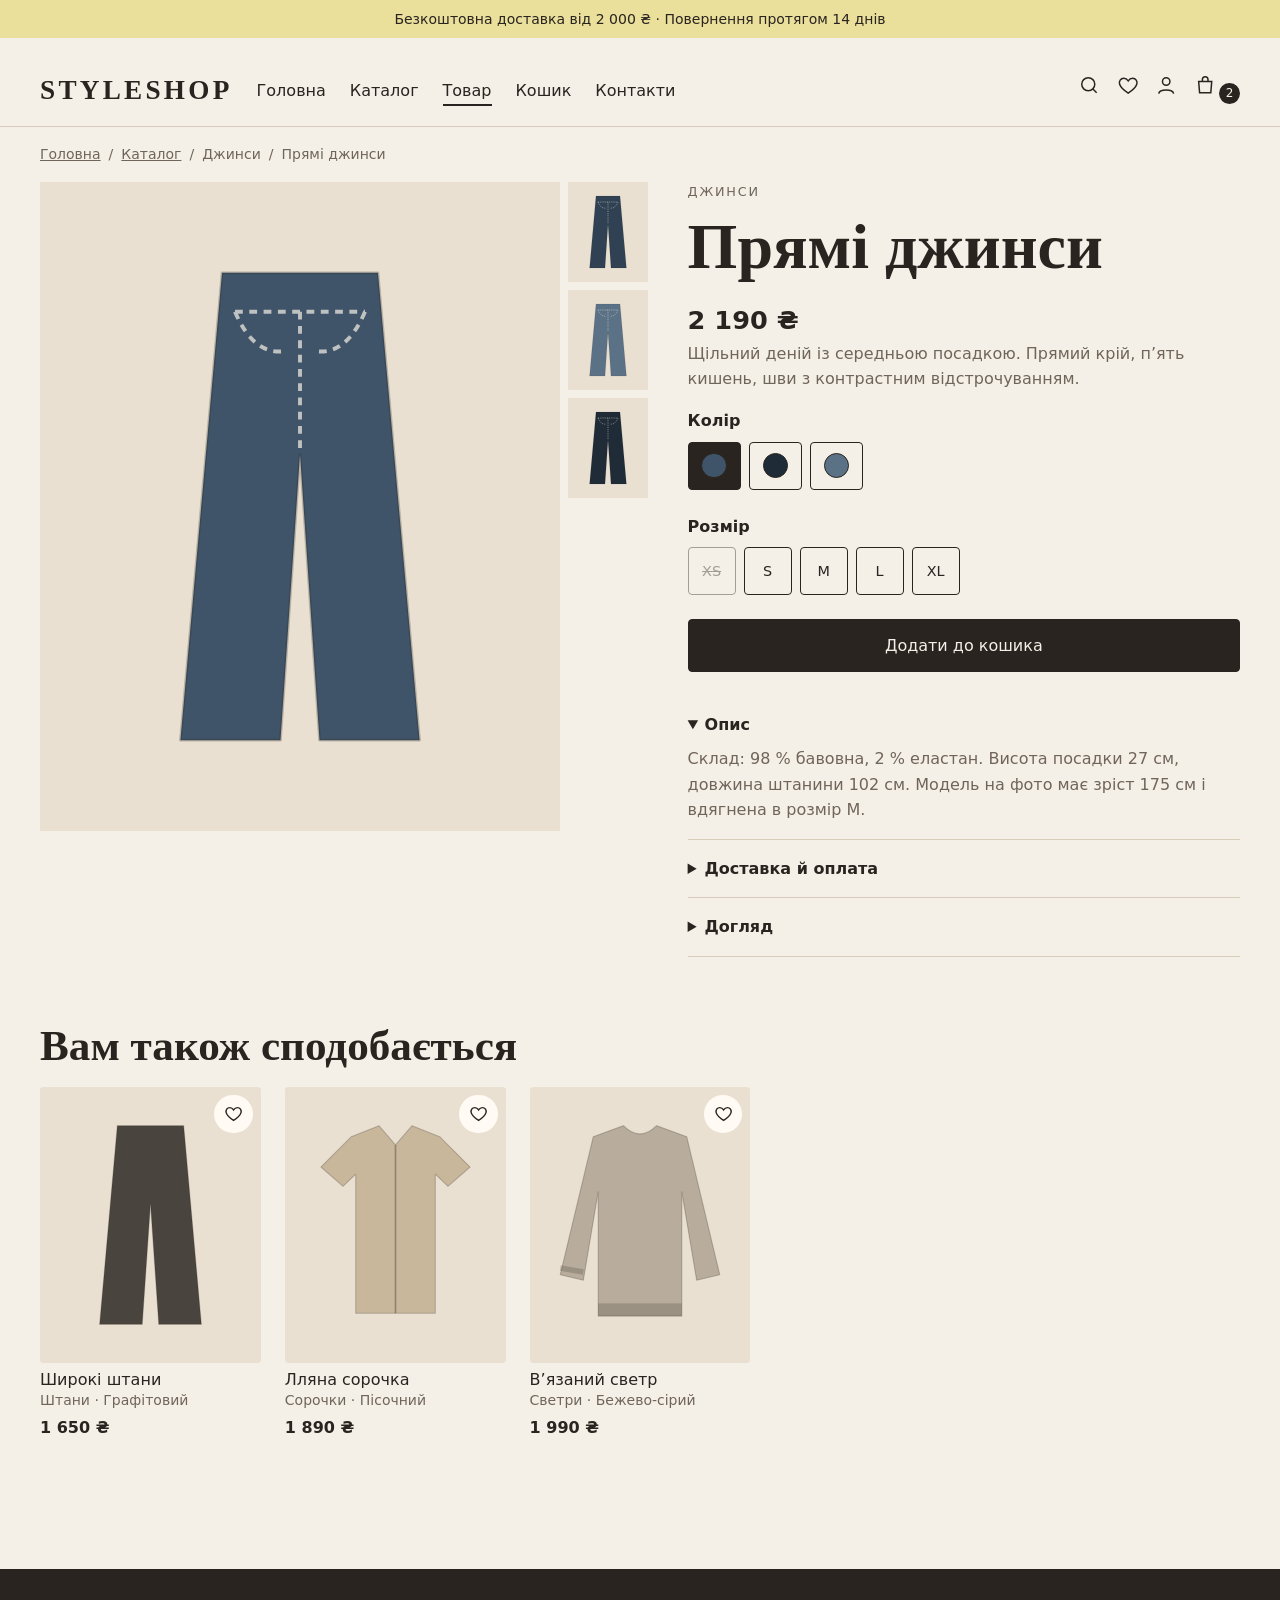
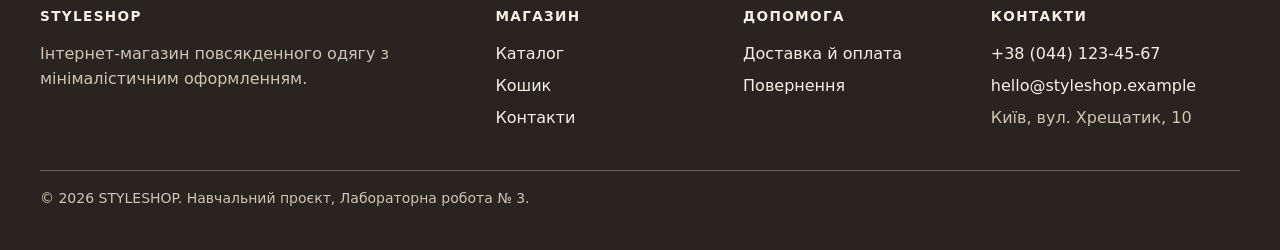
<file: product.html>
<!DOCTYPE html>
<html lang="uk">
<head>
  <meta charset="utf-8">
  <meta name="viewport" content="width=device-width, initial-scale=1">
  <title>Прямі джинси — STYLESHOP</title>
  <meta name="description" content="Прямі джинси Індиго з щільного деніму: опис, розміри, доставка й догляд.">
  <link rel="stylesheet" href="css/base.css">
  <link rel="stylesheet" href="css/layout.css">
  <link rel="stylesheet" href="css/components.css">
  <link rel="stylesheet" href="css/responsive.css">
</head>
<body>
<a class="skip-link" href="#main">Перейти до основного змісту</a>
<p class="info-bar">Безкоштовна доставка від 2 000 ₴ · Повернення протягом 14 днів</p>
<header class="site-header">
  <div class="container header-inner">
    <a class="logo" href="index.html">STYLESHOP</a>
    <input class="nav-toggle-input" type="checkbox" id="nav-toggle" aria-label="Показати меню">
    <label class="nav-toggle" for="nav-toggle"><span></span><span class="visually-hidden">Меню</span></label>
    <nav class="main-nav" aria-label="Основна навігація"><ul><li><a href="index.html">Головна</a></li><li><a href="catalog.html">Каталог</a></li><li><a href="product.html" aria-current="page">Товар</a></li><li><a href="cart.html">Кошик</a></li><li><a href="contacts.html">Контакти</a></li></ul></nav>
    <div class="header-actions">
      <a href="catalog.html#search" aria-label="Пошук"><svg viewBox="0 0 24 24" aria-hidden="true"><circle cx="11" cy="11" r="7"/><path d="M20 20l-4-4"/></svg></a>
      <a href="catalog.html" aria-label="Обране"><svg viewBox="0 0 24 24" aria-hidden="true"><path d="M12 20.5s-7.5-4.6-9.2-9.4C1.7 7.700 4 4.500 7.200 4.500c2 0 3.700 1.100 4.800 2.800C13.100 5.600 14.800 4.500 16.800 4.500 20 4.500 22.300 7.700 21.200 11.100 19.500 15.900 12 20.500 12 20.500z"/></svg></a>
      <a href="contacts.html" aria-label="Особистий кабінет"><svg viewBox="0 0 24 24" aria-hidden="true"><circle cx="12" cy="8" r="4"/><path d="M4 21c1-5 15-5 16 0"/></svg></a>
      <a href="cart.html" aria-label="Кошик, 2 товари"><svg viewBox="0 0 24 24" aria-hidden="true"><path d="M5 8h14l-1 12H6z"/><path d="M9 8V6a3 3 0 016 0v2"/></svg><span class="cart-count">2</span></a>
    </div>
  </div>
</header>
<main id="main">
<nav class="container breadcrumbs" aria-label="Хлібні крихти"><ol><li><a href="index.html">Головна</a></li><li><a href="catalog.html">Каталог</a></li><li>Джинси</li><li>Прямі джинси</li></ol></nav>

<div class="container">
  <div class="product-layout">
    <section class="gallery" aria-label="Фотографії товару">
      <figure style="margin:0"><img src="img/jeans.svg" alt="Прямі джинси кольору індиго, вигляд спереду" width="400" height="500"></figure>
      <div class="gallery-thumbs">
        <img src="img/jeans-2.svg" alt="Джинси, темніший відтінок" width="400" height="500">
        <img src="img/jeans-3.svg" alt="Джинси, світліший відтінок" width="400" height="500">
        <img src="img/jeans-4.svg" alt="Джинси, чорно-синій відтінок" width="400" height="500">
      </div>
    </section>
    <section aria-labelledby="p-title">
      <p class="eyebrow">Джинси</p>
      <h1 id="p-title">Прямі джинси</h1>
      <p class="price" style="font-size:1.6rem">2 190 ₴</p>
      <p class="muted">Щільний деній із середньою посадкою. Прямий крій, п’ять кишень, шви з контрастним відстрочуванням.</p>
      <form action="cart.html" method="post">
        <fieldset><legend>Колір</legend>
          <div class="pill-list">
            <span><input class="visually-hidden" type="radio" name="color" id="c1" value="Індиго" checked><label class="pill" for="c1"><span class="swatch" style="background:#3F5468"></span><span class="visually-hidden">Індиго</span></label></span>
            <span><input class="visually-hidden" type="radio" name="color" id="c2" value="Темний"><label class="pill" for="c2"><span class="swatch" style="background:#1F2B37"></span><span class="visually-hidden">Темний</span></label></span>
            <span><input class="visually-hidden" type="radio" name="color" id="c3" value="Світлий"><label class="pill" for="c3"><span class="swatch" style="background:#5B7186"></span><span class="visually-hidden">Світлий</span></label></span>
          </div>
        </fieldset>
        <fieldset><legend>Розмір</legend>
          <div class="pill-list">
            <span><input class="visually-hidden" type="radio" name="size" id="s-XS" value="XS" required disabled><label class="pill" for="s-XS">XS</label></span><span><input class="visually-hidden" type="radio" name="size" id="s-S" value="S" required><label class="pill" for="s-S">S</label></span><span><input class="visually-hidden" type="radio" name="size" id="s-M" value="M" required><label class="pill" for="s-M">M</label></span><span><input class="visually-hidden" type="radio" name="size" id="s-L" value="L" required><label class="pill" for="s-L">L</label></span><span><input class="visually-hidden" type="radio" name="size" id="s-XL" value="XL" required><label class="pill" for="s-XL">XL</label></span>
          </div>
        </fieldset>
        <button class="btn btn--block" type="submit">Додати до кошика</button>
      </form>
      <div style="margin-top:var(--space-3)">
        <details open><summary>Опис</summary><p>Склад: 98 % бавовна, 2 % еластан. Висота посадки 27 см, довжина штанини 102 см. Модель на фото має зріст 175 см і вдягнена в розмір M.</p></details>
        <details><summary>Доставка й оплата</summary><p>Нова пошта та Укрпошта — 1–3 дні. Оплата карткою онлайн або при отриманні.</p></details>
        <details><summary>Догляд</summary><p>Прання при 30 °C, без відбілювачів. Прасування з виворітного боку.</p></details>
      </div>
    </section>
  </div>
</div>
<section class="section container" aria-labelledby="rel-title">
  <h2 id="rel-title">Вам також сподобається</h2>
  <ul class="product-grid" style="grid-template-columns:repeat(auto-fill,minmax(220px,1fr))"><li><article class="product-card">
  
  <button class="fav" type="button" aria-pressed="false" aria-label="Додати до обраного: Широкі штани"><svg viewBox="0 0 24 24" aria-hidden="true"><path d="M12 20.5s-7.5-4.6-9.2-9.4C1.7 7.700 4 4.500 7.200 4.500c2 0 3.700 1.100 4.800 2.800C13.100 5.600 14.800 4.500 16.800 4.500 20 4.500 22.300 7.700 21.200 11.100 19.500 15.900 12 20.500 12 20.500z"/></svg></button>
  <figure><img src="img/pants.svg" alt="Широкі штани, колір графітовий" width="400" height="500" loading="lazy"></figure>
  <h3><a href="product.html">Широкі штани</a></h3>
  <p class="meta">Штани · Графітовий</p>
  <p class="price">1 650 ₴</p>
</article></li><li><article class="product-card">
  
  <button class="fav" type="button" aria-pressed="false" aria-label="Додати до обраного: Лляна сорочка"><svg viewBox="0 0 24 24" aria-hidden="true"><path d="M12 20.5s-7.5-4.6-9.2-9.4C1.7 7.700 4 4.500 7.200 4.500c2 0 3.700 1.100 4.800 2.800C13.100 5.600 14.800 4.500 16.800 4.500 20 4.500 22.300 7.700 21.200 11.100 19.500 15.900 12 20.500 12 20.500z"/></svg></button>
  <figure><img src="img/shirt.svg" alt="Лляна сорочка, колір пісочний" width="400" height="500" loading="lazy"></figure>
  <h3><a href="product.html">Лляна сорочка</a></h3>
  <p class="meta">Сорочки · Пісочний</p>
  <p class="price">1 890 ₴</p>
</article></li><li><article class="product-card">
  
  <button class="fav" type="button" aria-pressed="false" aria-label="Додати до обраного: В’язаний светр"><svg viewBox="0 0 24 24" aria-hidden="true"><path d="M12 20.5s-7.5-4.6-9.2-9.4C1.7 7.700 4 4.500 7.200 4.500c2 0 3.700 1.100 4.800 2.800C13.100 5.600 14.800 4.500 16.800 4.500 20 4.500 22.300 7.700 21.200 11.100 19.500 15.900 12 20.500 12 20.500z"/></svg></button>
  <figure><img src="img/sweater.svg" alt="В’язаний светр, колір бежево-сірий" width="400" height="500" loading="lazy"></figure>
  <h3><a href="product.html">В’язаний светр</a></h3>
  <p class="meta">Светри · Бежево-сірий</p>
  <p class="price">1 990 ₴</p>
</article></li></ul>
</section>
</main>
<footer class="site-footer">
  <div class="container">
    <div class="footer-grid">
      <section aria-labelledby="f1"><h3 id="f1">STYLESHOP</h3><p class="muted">Інтернет-магазин повсякденного одягу з мінімалістичним оформленням.</p></section>
      <nav aria-label="Навігація підвалу"><h3>Магазин</h3><ul><li><a href="catalog.html">Каталог</a></li><li><a href="cart.html">Кошик</a></li><li><a href="contacts.html">Контакти</a></li></ul></nav>
      <section aria-labelledby="f3"><h3 id="f3">Допомога</h3><ul><li><a href="contacts.html#delivery">Доставка й оплата</a></li><li><a href="contacts.html#delivery">Повернення</a></li></ul></section>
      <address><h3>Контакти</h3><ul><li><a href="tel:+380441234567">+38 (044) 123-45-67</a></li><li><a href="mailto:hello@styleshop.example">hello@styleshop.example</a></li><li class="muted">Київ, вул. Хрещатик, 10</li></ul></address>
    </div>
    <p class="footer-bottom muted">© 2026 STYLESHOP. Навчальний проєкт, Лабораторна робота № 3.</p>
  </div>
</footer>
</body>
</html>
</file>
<file: css/base.css>
/* base.css — змінні дизайн-системи, скидання стилів, типографіка */
:root {
  --bg: #F5F0E7;
  --text: #29241F;
  --muted: #6F655B;          /* затемнений #81766C для контрасту WCAG AA */
  --muted-ds: #81766C;
  --accent: #EADF9B;
  --surface: #EAE0D2;
  --line: #D8CCBA;
  --white: #FFFBF4;
  --radius: 4px;
  --font-serif: "Cormorant Garamond", "Playfair Display", Lora, Georgia, "Times New Roman", serif;
  --font-sans: "DM Sans", system-ui, -apple-system, "Segoe UI", Arial, sans-serif;
  --space-1: 0.5rem;
  --space-2: 1rem;
  --space-3: 1.5rem;
  --space-4: 2.5rem;
  --space-5: 4rem;
  --container: 1200px;
}
*, *::before, *::after { box-sizing: border-box; }
html { scroll-behavior: smooth; }
body {
  margin: 0;
  font-family: var(--font-sans);
  font-size: 1rem;
  line-height: 1.6;
  color: var(--text);
  background: var(--bg);
}
img { display: block; max-width: 100%; height: auto; }
h1, h2, h3, h4 { margin: 0 0 var(--space-2); font-family: var(--font-serif); font-weight: 600; line-height: 1.15; }
h1 { font-size: clamp(2.4rem, 5vw, 4.2rem); }
h2 { font-size: clamp(1.9rem, 3.5vw, 2.7rem); }
h3 { font-size: 1.4rem; }
p { margin: 0 0 var(--space-2); }
a { color: inherit; }
ul, ol { margin: 0; padding: 0; }
:focus-visible { outline: 3px solid var(--text); outline-offset: 3px; }
.visually-hidden {
  position: absolute; width: 1px; height: 1px; margin: -1px; padding: 0;
  overflow: hidden; clip: rect(0 0 0 0); white-space: nowrap; border: 0;
}
.skip-link {
  position: absolute; left: var(--space-2); top: -4rem; z-index: 100;
  padding: var(--space-1) var(--space-2); background: var(--text); color: var(--bg);
}
.skip-link:focus { top: var(--space-1); }
.muted { color: var(--muted); }
.eyebrow { margin-bottom: var(--space-1); font-size: 0.8rem; letter-spacing: 0.14em; text-transform: uppercase; color: var(--muted); }
</file>
<file: css/layout.css>
/* layout.css — каркас сторінок на Flexbox та Grid */
.container { width: min(100% - 2rem, var(--container)); margin-inline: auto; }
.section { padding-block: var(--space-5); }
.section--surface { background: var(--surface); }
.section--accent { background: var(--accent); }
.section-head { display: flex; justify-content: space-between; align-items: flex-end; gap: var(--space-2); margin-bottom: var(--space-4); }
.section-head h2 { margin: 0; }

/* Інформаційна смуга й шапка (Flexbox) */
.info-bar { padding: 0.5rem var(--space-2); background: var(--accent); text-align: center; font-size: 0.875rem; }
.site-header { position: sticky; top: 0; z-index: 50; background: var(--bg); border-bottom: 1px solid var(--line); }
.header-inner { display: flex; align-items: center; gap: var(--space-3); min-height: 4.5rem; }
.logo { font-family: var(--font-serif); font-size: 1.7rem; font-weight: 700; letter-spacing: 0.12em; text-decoration: none; }
.main-nav { flex: 1; }
.main-nav ul { display: flex; gap: var(--space-3); list-style: none; }
.header-actions { display: flex; align-items: center; gap: var(--space-2); margin-left: auto; }

/* Головна сторінка */
.hero { display: grid; grid-template-columns: 1.1fr 1fr; align-items: center; gap: var(--space-4); padding-block: var(--space-4) var(--space-5); }
.hero-actions { display: flex; flex-wrap: wrap; gap: var(--space-2); margin-top: var(--space-3); }
.category-grid { display: grid; grid-template-columns: repeat(4, 1fr); gap: var(--space-2); list-style: none; }
.two-col { display: grid; grid-template-columns: 1fr 1fr; align-items: center; gap: var(--space-4); }
.subscribe { display: grid; grid-template-columns: 1fr 1fr; align-items: center; gap: var(--space-4); }

/* Каталог */
.catalog-layout { display: grid; grid-template-columns: 260px 1fr; gap: var(--space-4); align-items: start; }
.catalog-toolbar { display: flex; flex-wrap: wrap; justify-content: space-between; align-items: center; gap: var(--space-2); margin-bottom: var(--space-3); }
.product-grid { display: grid; grid-template-columns: repeat(auto-fit, minmax(220px, 1fr)); gap: var(--space-3); list-style: none; }

/* Сторінка товару */
.product-layout { display: grid; grid-template-columns: 1.1fr 1fr; gap: var(--space-4); align-items: start; }
.gallery { display: grid; grid-template-columns: 1fr 5rem; gap: var(--space-1); }
.gallery-thumbs { display: flex; flex-direction: column; gap: var(--space-1); }

/* Кошик і оформлення */
.cart-layout { display: grid; grid-template-columns: 1.6fr 1fr; gap: var(--space-4); align-items: start; }
.form-grid { display: grid; grid-template-columns: 1fr 1fr; gap: var(--space-2); }
.form-grid .full { grid-column: 1 / -1; }

/* Контакти */
.contacts-layout { display: grid; grid-template-columns: 1fr 1.2fr; gap: var(--space-4); align-items: start; }

/* Підвал */
.site-footer { margin-top: var(--space-5); padding-block: var(--space-4) var(--space-3); background: var(--text); color: var(--bg); }
.footer-grid { display: grid; grid-template-columns: 2fr 1fr 1fr 1.2fr; gap: var(--space-4); }
.footer-bottom { margin-top: var(--space-4); padding-top: var(--space-2); border-top: 1px solid var(--muted); font-size: 0.875rem; }
</file>
<file: css/components.css>
/* components.css — повторювані компоненти дизайн-системи */
.nav-toggle, .nav-toggle-input { display: none; }
.main-nav a, .header-actions a { text-decoration: none; padding: 0.25rem 0; border-bottom: 2px solid transparent; }
.main-nav a:hover, .main-nav a[aria-current="page"], .header-actions a:hover { border-bottom-color: var(--text); }
.header-actions svg { width: 1.4rem; height: 1.4rem; fill: none; stroke: currentColor; stroke-width: 1.6; }
.cart-count { display: inline-flex; align-items: center; justify-content: center; min-width: 1.3rem; height: 1.3rem; margin-left: 0.2rem; border-radius: 50%; background: var(--text); color: var(--bg); font-size: 0.75rem; }

/* Кнопки: основна, контурна, текстове посилання */
.btn { display: inline-block; padding: 0.8rem 1.6rem; border: 1.5px solid var(--text); border-radius: var(--radius); background: var(--text); color: var(--bg); font: inherit; font-weight: 500; text-align: center; text-decoration: none; cursor: pointer; transition: background 0.2s, color 0.2s; }
.btn:hover { background: transparent; color: var(--text); }
.btn--outline { background: transparent; color: var(--text); }
.btn--outline:hover { background: var(--text); color: var(--bg); }
.btn--block { display: block; width: 100%; }
.link-arrow { font-weight: 500; text-underline-offset: 4px; }

/* Картка категорії та картка товару */
.category-card { display: block; padding: var(--space-3) var(--space-2); background: var(--surface); border-radius: var(--radius); text-align: center; text-decoration: none; font-family: var(--font-serif); font-size: 1.4rem; font-weight: 600; transition: background 0.2s; }
.category-card:hover { background: var(--accent); }
.product-card { position: relative; display: flex; flex-direction: column; height: 100%; }
.product-card figure { margin: 0 0 var(--space-1); overflow: hidden; border-radius: var(--radius); background: var(--surface); }
.product-card img { width: 100%; aspect-ratio: 4 / 5; object-fit: cover; transition: transform 0.4s; }
.product-card:hover img { transform: scale(1.04); }
.product-card h3 { margin: 0; font-family: var(--font-sans); font-size: 1rem; font-weight: 500; }
.product-card h3 a { text-decoration: none; }
.product-card h3 a::after { content: ""; position: absolute; inset: 0; }
.product-card .meta { margin: 0; font-size: 0.875rem; color: var(--muted); }
.price { margin: 0.25rem 0 0; font-weight: 700; }
.badge { position: absolute; top: 0.6rem; left: 0.6rem; z-index: 2; padding: 0.15rem 0.6rem; border-radius: 2px; background: var(--accent); font-size: 0.75rem; font-weight: 700; text-transform: uppercase; letter-spacing: 0.06em; }
.fav { position: absolute; top: 0.5rem; right: 0.5rem; z-index: 3; display: grid; place-items: center; width: 2.4rem; height: 2.4rem; padding: 0; border: 0; border-radius: 50%; background: var(--white); color: var(--text); cursor: pointer; }
.fav svg { width: 1.2rem; height: 1.2rem; fill: none; stroke: currentColor; stroke-width: 1.8; }
.fav[aria-pressed="true"] svg { fill: currentColor; }

/* Форми */
fieldset { margin: 0 0 var(--space-3); padding: 0; border: 0; }
legend { margin-bottom: var(--space-1); padding: 0; font-weight: 700; }
label { display: block; margin-bottom: 0.3rem; font-size: 0.9rem; font-weight: 500; }
input[type="text"], input[type="email"], input[type="tel"], input[type="search"], input[type="number"], select, textarea {
  width: 100%; padding: 0.7rem 0.9rem; border: 1.5px solid var(--line); border-radius: var(--radius); background: var(--white); color: var(--text); font: inherit;
}
input:focus-visible, select:focus-visible, textarea:focus-visible { outline: 3px solid var(--text); outline-offset: 1px; border-color: var(--text); }
textarea { min-height: 8rem; resize: vertical; }
.filters { padding: var(--space-3); background: var(--surface); border-radius: var(--radius); }
.check { display: flex; align-items: center; gap: 0.6rem; margin-bottom: 0.4rem; font-weight: 400; cursor: pointer; }
.check input { width: 1.1rem; height: 1.1rem; accent-color: var(--text); }
.price-range { display: flex; align-items: center; gap: var(--space-1); }
.inline-form { display: flex; gap: var(--space-1); }
.inline-form input { flex: 1; min-width: 0; }

/* Вибір розміру та кольору */
.pill-list { display: flex; flex-wrap: wrap; gap: 0.5rem; }
.pill { display: grid; place-items: center; min-width: 3rem; height: 3rem; margin: 0; padding: 0 0.8rem; border: 1.5px solid var(--text); border-radius: var(--radius); cursor: pointer; }
input:checked + .pill { background: var(--text); color: var(--bg); }
input:focus-visible + .pill { outline: 3px solid var(--text); outline-offset: 3px; }
input:disabled + .pill { opacity: 0.4; text-decoration: line-through; cursor: not-allowed; }
.swatch { display: block; width: 1.6rem; height: 1.6rem; border-radius: 50%; border: 1px solid var(--text); }

/* Хлібні крихти, акордеон, таблиця, блоки */
.breadcrumbs { padding-block: var(--space-2); font-size: 0.875rem; color: var(--muted); }
.breadcrumbs ol { display: flex; flex-wrap: wrap; gap: 0.5rem; list-style: none; }
.breadcrumbs li + li::before { content: "/"; margin-right: 0.5rem; }
details { border-bottom: 1px solid var(--line); padding: var(--space-2) 0; }
summary { cursor: pointer; font-weight: 700; }
details p { margin: var(--space-1) 0 0; color: var(--muted); }
.cart-table { width: 100%; border-collapse: collapse; }
.cart-table th { padding: 0.6rem; border-bottom: 2px solid var(--text); font-size: 0.85rem; text-align: left; text-transform: uppercase; letter-spacing: 0.06em; }
.cart-table td { padding: var(--space-2) 0.6rem; border-bottom: 1px solid var(--line); vertical-align: middle; }
.cart-item { display: flex; align-items: center; gap: var(--space-2); }
.cart-item img { width: 5rem; border-radius: var(--radius); background: var(--surface); }
.cart-table input[type="number"] { width: 4.5rem; }
.link-btn { padding: 0; border: 0; background: none; color: var(--muted); font: inherit; text-decoration: underline; cursor: pointer; }
.summary { padding: var(--space-3); background: var(--surface); border-radius: var(--radius); }
.summary dl { display: grid; grid-template-columns: 1fr auto; gap: 0.5rem; margin: 0 0 var(--space-2); }
.summary dd { margin: 0; text-align: right; }
.summary .total { padding-top: 0.5rem; border-top: 1px solid var(--text); font-size: 1.2rem; font-weight: 700; }
.card-box { padding: var(--space-3); background: var(--white); border: 1px solid var(--line); border-radius: var(--radius); }
.option-card { display: flex; align-items: flex-start; gap: 0.7rem; padding: var(--space-2); margin-bottom: 0.6rem; border: 1.5px solid var(--line); border-radius: var(--radius); background: var(--white); cursor: pointer; font-weight: 400; }
.option-card input { margin-top: 0.3rem; accent-color: var(--text); }
.option-card:has(input:checked) { border-color: var(--text); }
.info-list { display: grid; gap: var(--space-2); margin: 0; }
.info-list dt { font-weight: 700; }
.info-list dd { margin: 0; color: var(--muted); }
.site-footer a { text-decoration: none; }
.site-footer a:hover { text-decoration: underline; }
.site-footer ul { list-style: none; display: grid; gap: 0.4rem; }
.site-footer h3 { font-family: var(--font-sans); font-size: 0.85rem; letter-spacing: 0.1em; text-transform: uppercase; }
.site-footer .muted { color: #CFC5B8; }

.hero img, .two-col img, .gallery > figure img { width: 100%; }
address { font-style: normal; }
</file>
<file: css/responsive.css>
/* responsive.css — адаптивність: планшет ≤ 1024px, мобільний ≤ 768px і ≤ 480px */
@media (max-width: 1024px) {
  .category-grid { grid-template-columns: repeat(2, 1fr); }
  .catalog-layout { grid-template-columns: 220px 1fr; gap: var(--space-3); }
  .cart-layout, .contacts-layout { grid-template-columns: 1fr; }
  .footer-grid { grid-template-columns: 1fr 1fr; }
  .gallery { grid-template-columns: 1fr; }
  .gallery-thumbs { flex-direction: row; order: 2; }
  .gallery-thumbs img { width: 5rem; }
}
@media (max-width: 900px) {
  .header-inner { flex-wrap: wrap; gap: var(--space-2); }
  .header-actions { order: 2; }
  .nav-toggle { display: grid; gap: 5px; margin-left: auto; padding: 0.7rem; cursor: pointer; order: 3; }
  .nav-toggle span, .nav-toggle span::before, .nav-toggle span::after { display: block; width: 1.5rem; height: 2px; background: var(--text); content: ""; }
  .nav-toggle span { position: relative; }
  .nav-toggle span::before { position: absolute; top: -7px; }
  .nav-toggle span::after { position: absolute; top: 7px; }
  .nav-toggle-input:focus-visible + .nav-toggle { outline: 3px solid var(--text); }
  .main-nav { display: none; flex-basis: 100%; order: 4; padding-bottom: var(--space-2); }
  .nav-toggle-input:checked ~ .main-nav { display: block; }
  .main-nav ul { flex-direction: column; gap: var(--space-1); }
}
@media (max-width: 768px) {
  .section { padding-block: var(--space-4); }
  .hero, .two-col, .subscribe, .product-layout { grid-template-columns: 1fr; }
  .hero { gap: var(--space-3); }
  .catalog-layout { grid-template-columns: 1fr; }
  .section-head { flex-direction: column; align-items: flex-start; }
  /* таблиця кошика перетворюється на список карток */
  .cart-table thead { position: absolute; width: 1px; height: 1px; overflow: hidden; clip: rect(0 0 0 0); }
  .cart-table, .cart-table tbody, .cart-table tr, .cart-table td { display: block; }
  .cart-table tr { display: grid; grid-template-columns: 1fr 1fr; gap: 0.3rem var(--space-2); padding: var(--space-2) 0; border-bottom: 1px solid var(--line); }
  .cart-table td { padding: 0; border: 0; }
  .cart-table td:first-child { grid-column: 1 / -1; }
  .cart-table td[data-label]::before { content: attr(data-label) ": "; color: var(--muted); font-size: 0.85rem; }
}
@media (max-width: 480px) {
  .category-grid { grid-template-columns: 1fr 1fr; }
  .product-grid { grid-template-columns: repeat(2, 1fr); gap: var(--space-2); }
  .footer-grid, .form-grid { grid-template-columns: 1fr; }
  .logo { font-size: 1.4rem; }
  .hero-actions .btn { flex: 1 1 100%; }
  .inline-form { flex-direction: column; }
  .info-bar { font-size: 0.8rem; }
}
</file>
